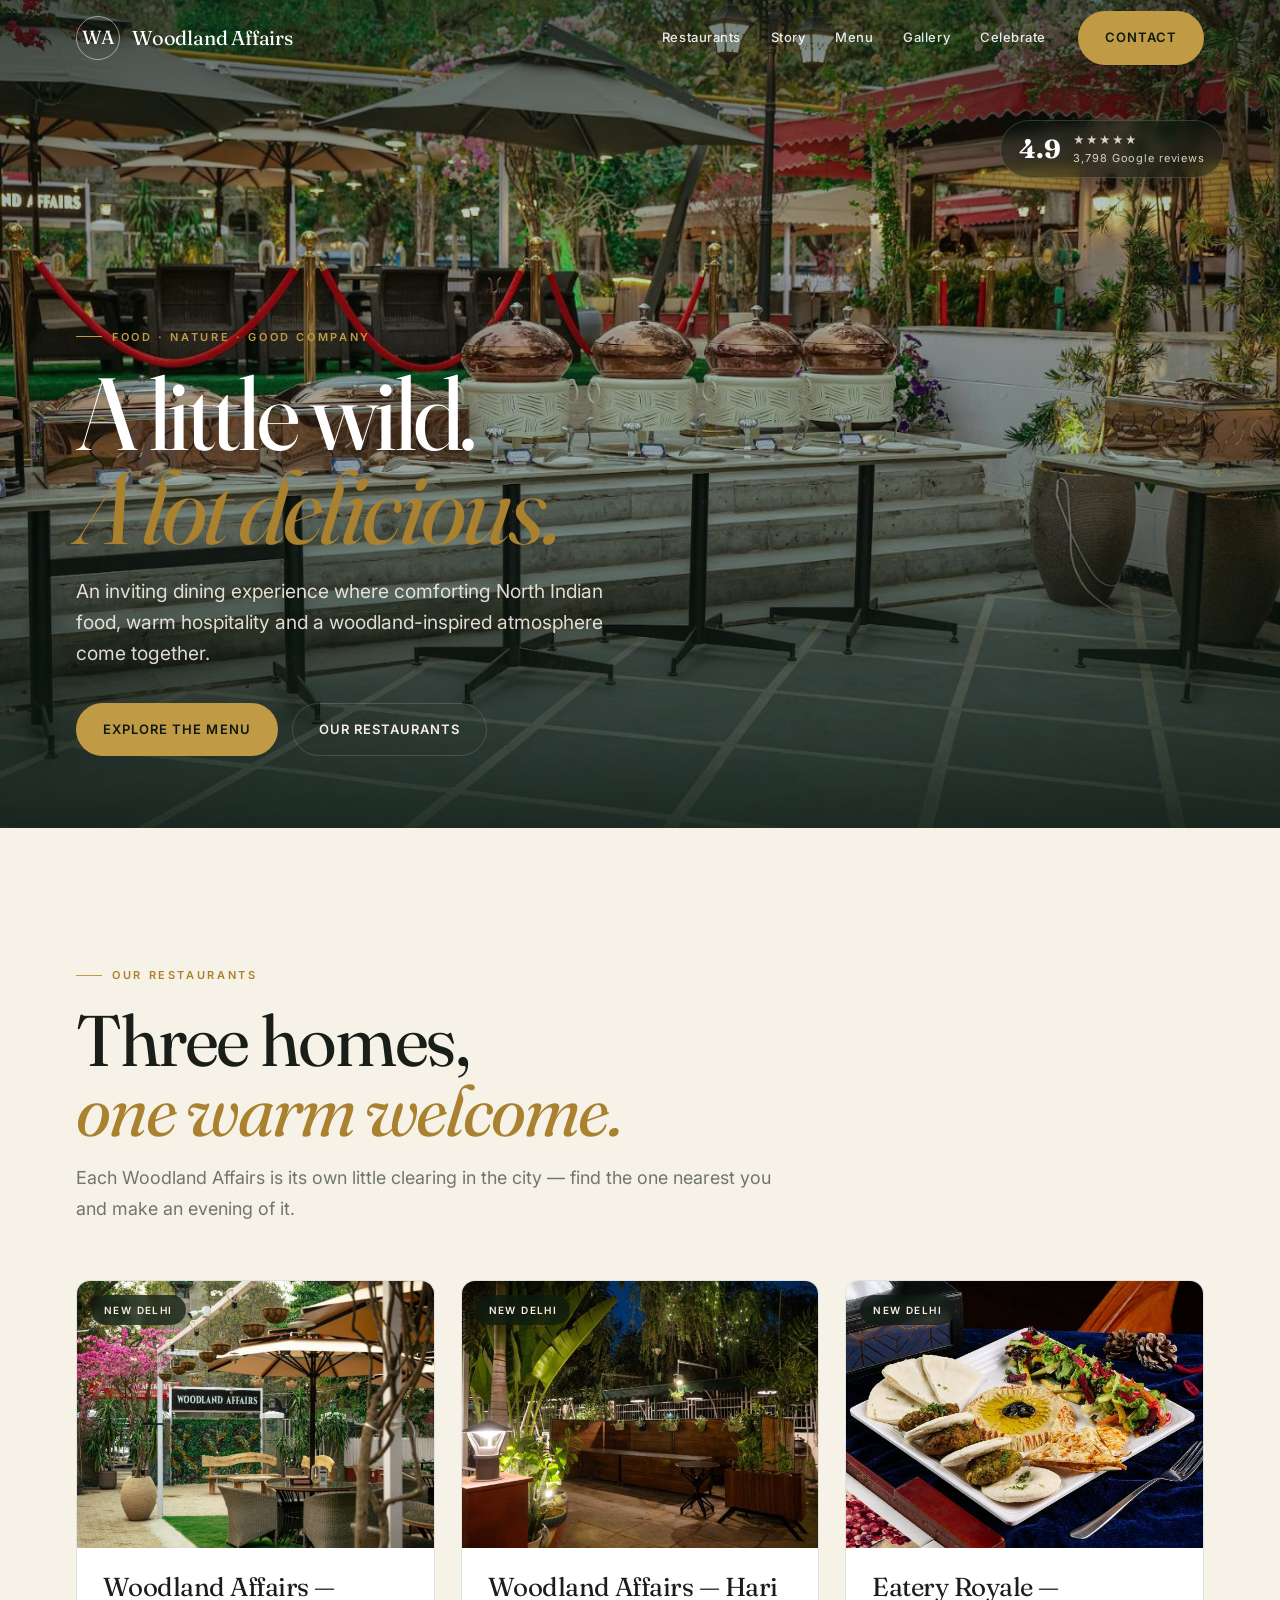
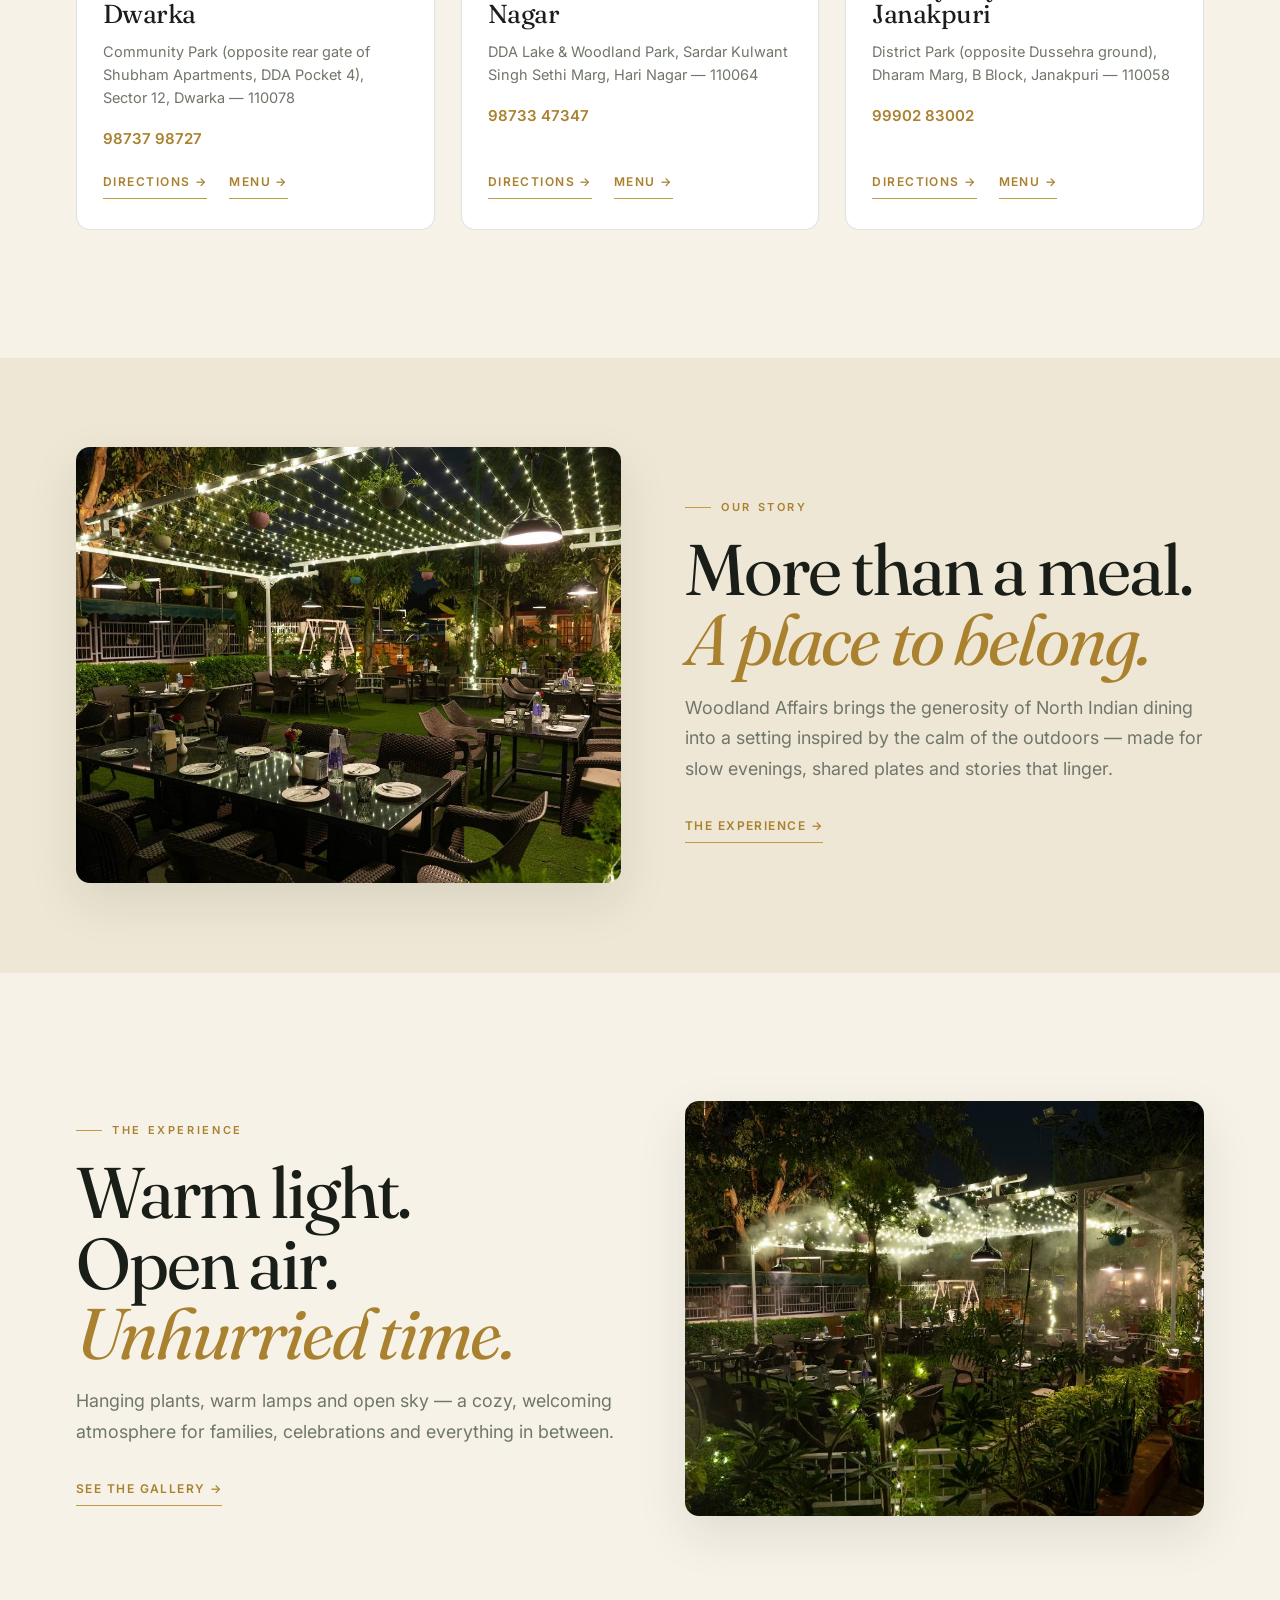
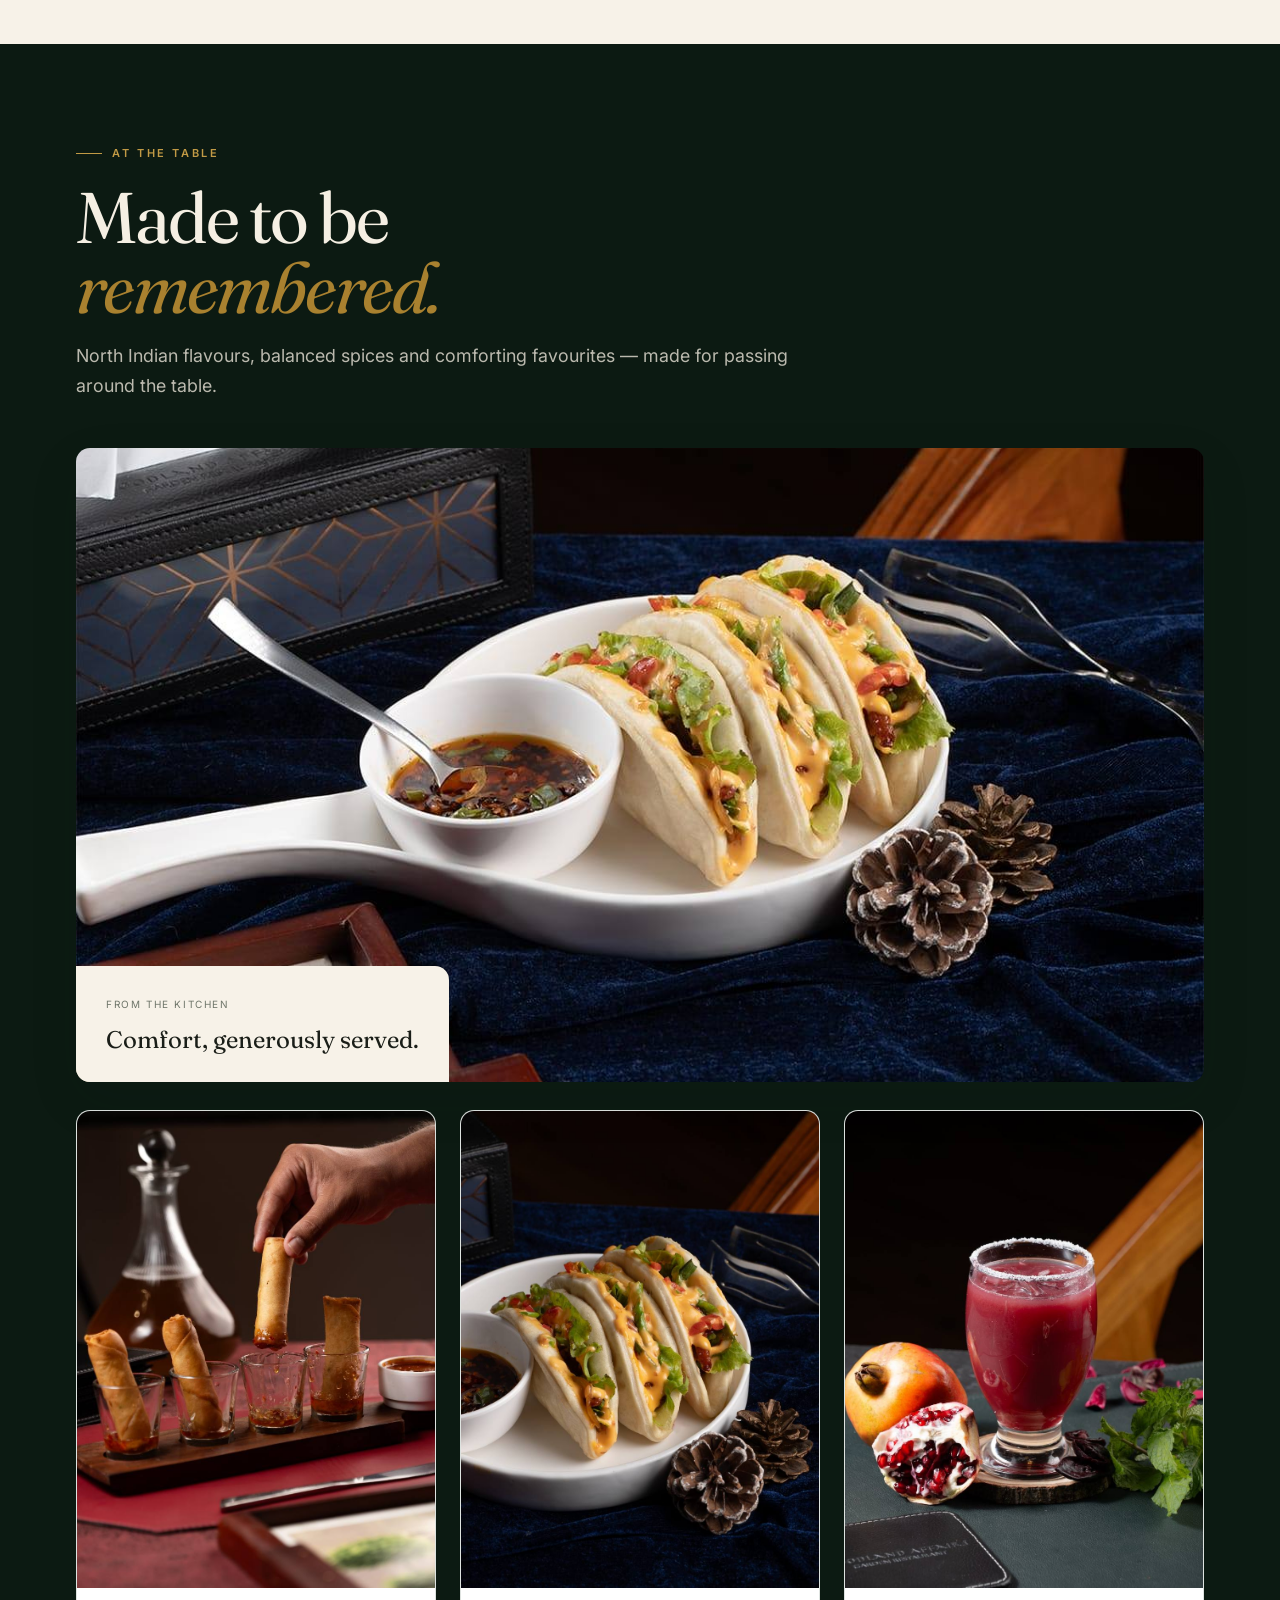
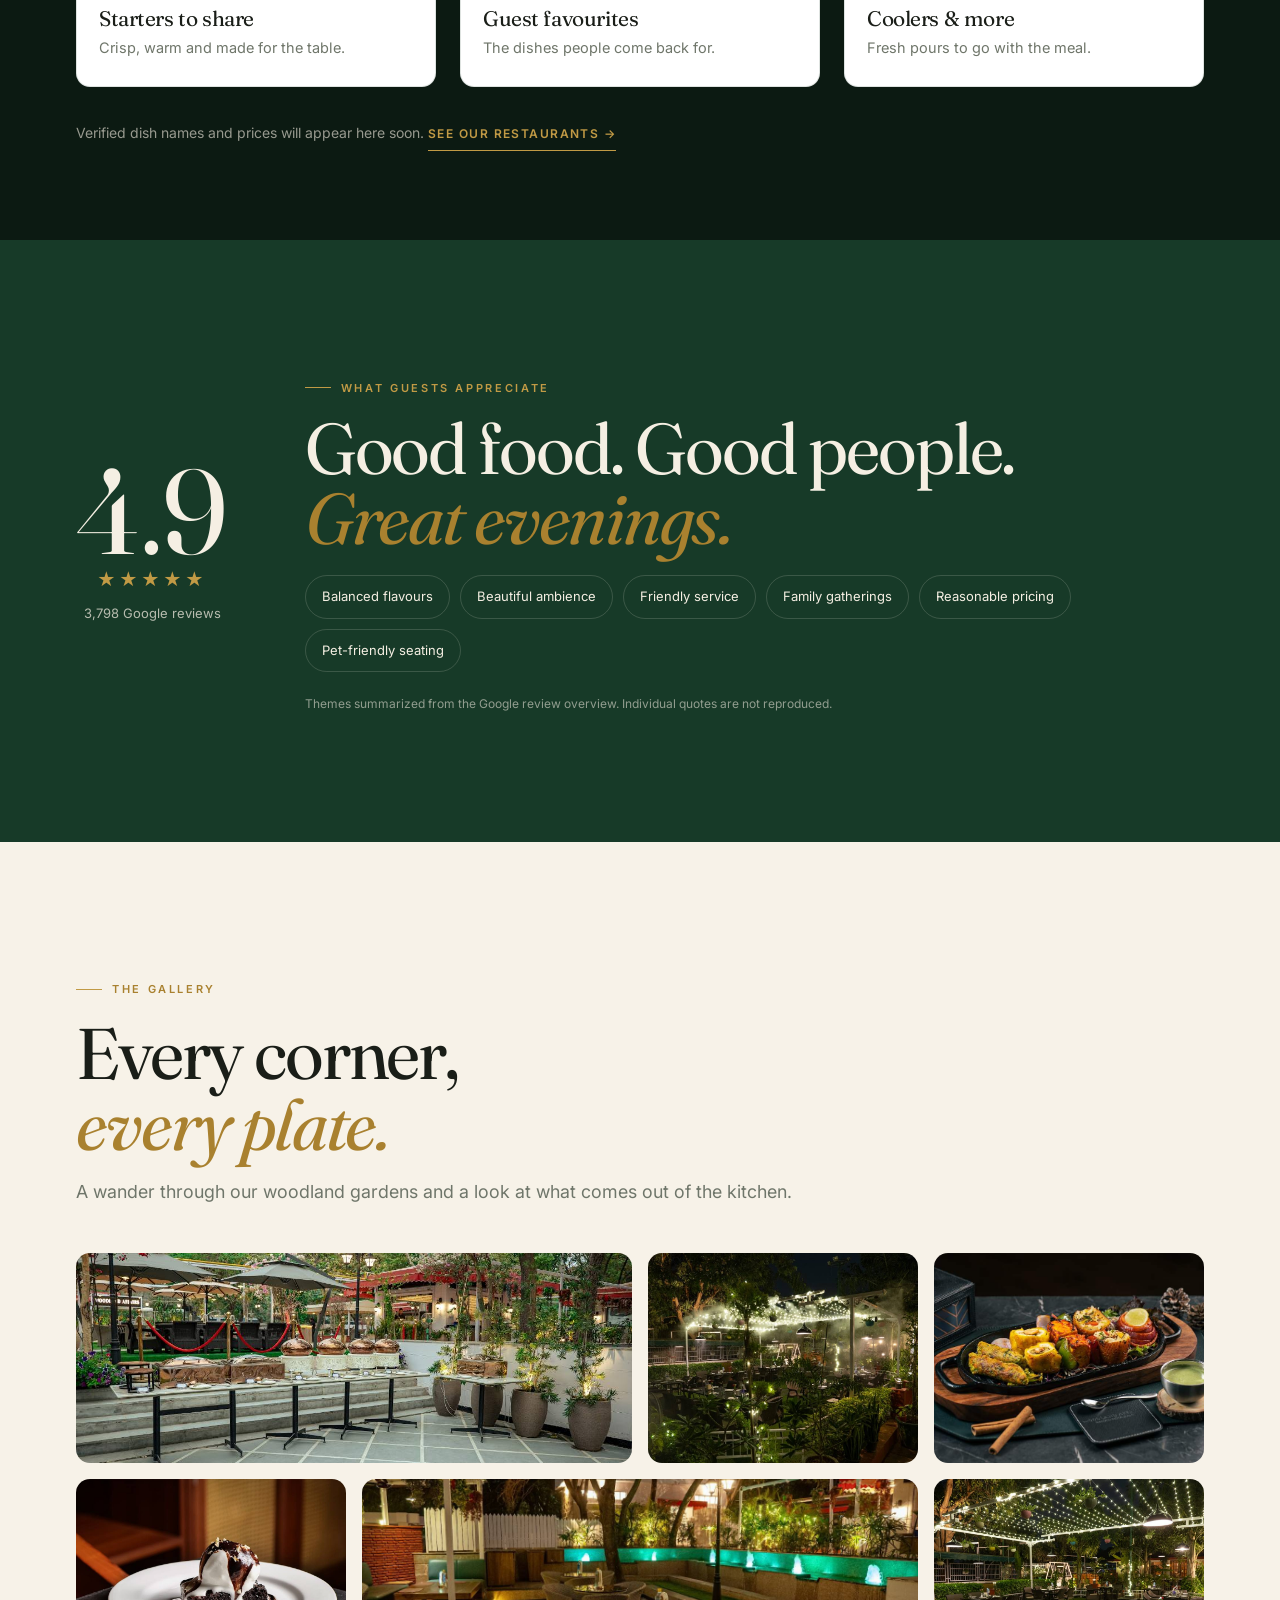
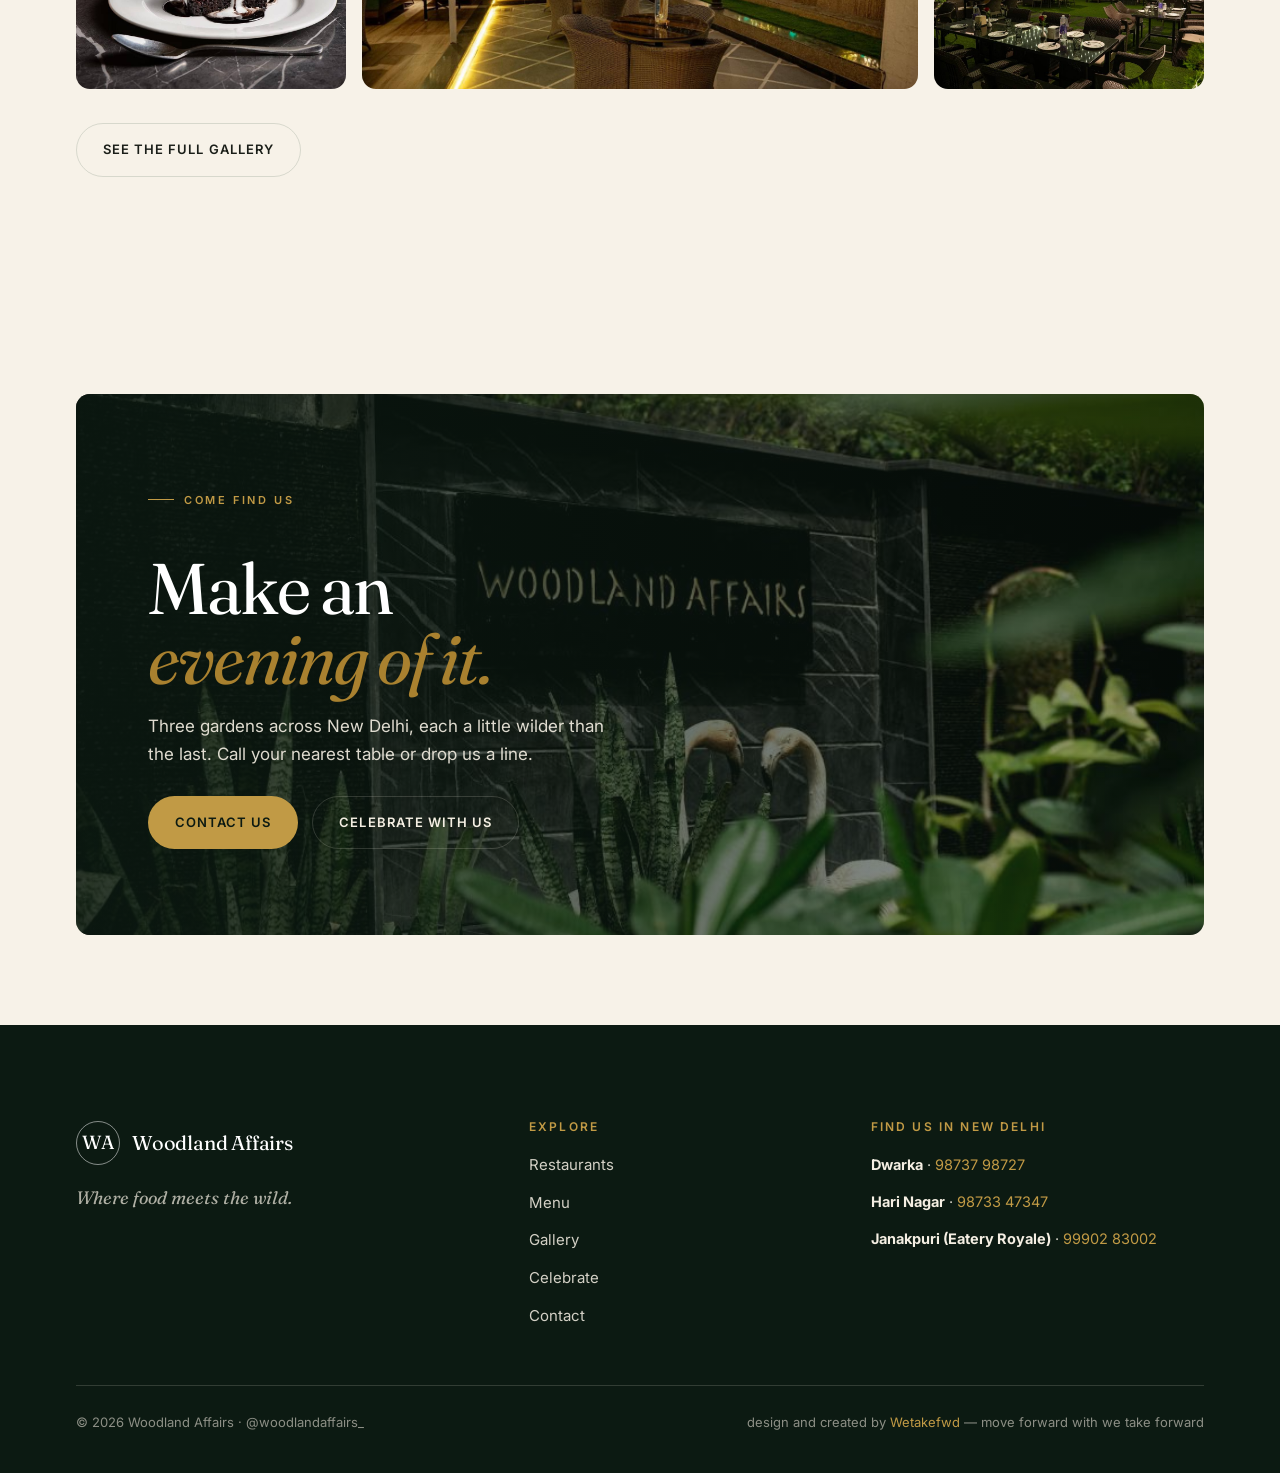
<file: index.html>
<!DOCTYPE html>
<html lang="en">
<head>
  <meta charset="utf-8" />
  <meta name="viewport" content="width=device-width, initial-scale=1" />
  <title>Woodland Affairs | North Indian Restaurant, New Delhi</title>
  <meta name="description" content="Comforting North Indian food, warm hospitality and a woodland-inspired atmosphere across three New Delhi outlets." />
  <meta property="og:title" content="Woodland Affairs" />
  <meta property="og:description" content="Where food meets the wild." />
  <meta property="og:image" content="images/amb-hero.jpg" />
  <meta name="twitter:card" content="summary_large_image" />
  <meta name="twitter:image" content="images/amb-hero.jpg" />
  <link rel="icon" href="favicon.svg" />
  <link rel="preconnect" href="https://fonts.googleapis.com" />
  <link rel="preconnect" href="https://fonts.gstatic.com" crossorigin />
  <link href="https://fonts.googleapis.com/css2?family=Fraunces:ital,opsz,wght@0,9..144,300..600;1,9..144,300..500&family=Inter:wght@400;500;600&display=swap" rel="stylesheet" />
  <script>document.documentElement.className += " js";</script>
  <link rel="stylesheet" href="theme.css" />
</head>
<body>

  <!-- NAV -->
  <header class="nav" id="nav">
    <div class="wrap nav__inner">
      <a class="brand" href="#top" aria-label="Woodland Affairs home">
        <span class="brand__mark">WA</span>
        <span class="brand__name">Woodland Affairs</span>
      </a>
      <nav class="nav__links">
        <a href="#outlets">Restaurants</a>
        <a href="#story">Story</a>
        <a href="#menu">Menu</a>
        <a href="gallery.html">Gallery</a>
        <a href="celebrate.html">Celebrate</a>
      </nav>
      <a class="btn btn--brass nav__cta desktop-only" href="contact.html">Contact</a>
      <button class="nav__toggle" aria-label="Menu"><span></span><span></span><span></span></button>
    </div>
    <div class="nav__panel">
      <a href="#outlets">Restaurants</a>
      <a href="#story">Story</a>
      <a href="#menu">Menu</a>
      <a href="gallery.html">Gallery</a>
      <a href="celebrate.html">Celebrate</a>
      <a href="contact.html">Contact</a>
    </div>
  </header>

  <main id="top">
    <!-- HERO -->
    <section class="hero">
      <div class="hero__media">
        <img src="images/amb-hero.jpg" alt="Woodland Affairs garden dining at dusk" />
        <video autoplay muted loop playsinline preload="auto" poster="images/amb-hero.jpg">
          <source src="video/woodland-hero.mp4" type="video/mp4" />
        </video>
      </div>
      <div class="hero__overlay"></div>
      <div class="hero__badge"><strong>4.9</strong><span>★★★★★<br />3,798 Google reviews</span></div>
      <div class="wrap hero__inner">
        <p class="eyebrow hero__eyebrow">Food · Nature · Good company</p>
        <h1 class="hero__title">A little wild.<br /><em>A lot delicious.</em></h1>
        <p class="hero__dek">An inviting dining experience where comforting North Indian food, warm hospitality and a woodland-inspired atmosphere come together.</p>
        <div class="hero__actions">
          <a class="btn btn--brass" href="#menu">Explore the menu</a>
          <a class="btn btn--on-dark" href="#outlets">Our restaurants</a>
        </div>
      </div>
    </section>

    <!-- OUTLETS -->
    <section class="section" id="outlets">
      <div class="wrap">
        <div class="sec-head" data-reveal>
          <p class="eyebrow">Our restaurants</p>
          <h2 class="display">Three homes,<br /><em>one warm welcome.</em></h2>
          <p class="lead">Each Woodland Affairs is its own little clearing in the city — find the one nearest you and make an evening of it.</p>
        </div>
        <div class="outlets-grid">
          <article class="o-card" data-reveal>
            <div class="o-card__media"><span class="o-card__tag">New Delhi</span><img src="images/wa-dwarka.jpg" alt="Woodland Affairs Dwarka" /></div>
            <div class="o-card__body">
              <h3>Woodland Affairs — Dwarka</h3>
              <address>Community Park (opposite rear gate of Shubham Apartments, DDA Pocket 4), Sector 12, Dwarka — 110078</address>
              <a class="o-card__phone" href="tel:+919873798727">98737 98727</a>
              <div class="o-card__actions">
                <a class="arrow" href="https://www.google.com/maps/search/?api=1&query=Community%20Park%20Sector%2012%20Dwarka%20New%20Delhi%20110078" target="_blank" rel="noreferrer">Directions →</a>
                <a class="arrow" href="#menu">Menu →</a>
              </div>
            </div>
          </article>
          <article class="o-card" data-reveal>
            <div class="o-card__media"><span class="o-card__tag">New Delhi</span><img src="images/wa-harinagar.jpg" alt="Woodland Affairs Hari Nagar" /></div>
            <div class="o-card__body">
              <h3>Woodland Affairs — Hari Nagar</h3>
              <address>DDA Lake &amp; Woodland Park, Sardar Kulwant Singh Sethi Marg, Hari Nagar — 110064</address>
              <a class="o-card__phone" href="tel:+919873347347">98733 47347</a>
              <div class="o-card__actions">
                <a class="arrow" href="https://www.google.com/maps/search/?api=1&query=DDA%20Lake%20Woodland%20Park%20Hari%20Nagar%20New%20Delhi%20110064" target="_blank" rel="noreferrer">Directions →</a>
                <a class="arrow" href="#menu">Menu →</a>
              </div>
            </div>
          </article>
          <article class="o-card" data-reveal>
            <div class="o-card__media"><span class="o-card__tag">New Delhi</span><img src="images/wa-janakpuri.jpg" alt="Eatery Royale Janakpuri" /></div>
            <div class="o-card__body">
              <h3>Eatery Royale — Janakpuri</h3>
              <address>District Park (opposite Dussehra ground), Dharam Marg, B Block, Janakpuri — 110058</address>
              <a class="o-card__phone" href="tel:+919990283002">99902 83002</a>
              <div class="o-card__actions">
                <a class="arrow" href="https://www.google.com/maps/search/?api=1&query=District%20Park%20Dharam%20Marg%20B%20Block%20Janakpuri%20New%20Delhi%20110058" target="_blank" rel="noreferrer">Directions →</a>
                <a class="arrow" href="#menu">Menu →</a>
              </div>
            </div>
          </article>
        </div>
      </div>
    </section>

    <!-- STORY -->
    <section class="section section--tight" id="story" style="background:var(--paper-2)">
      <div class="wrap">
        <div class="split">
          <div class="split__media" data-reveal><img src="images/amb-hari-green.jpg" alt="String-lit garden dining" /></div>
          <div class="split__body" data-reveal>
            <p class="eyebrow">Our story</p>
            <h2 class="display">More than a meal.<br /><em>A place to belong.</em></h2>
            <p class="lead">Woodland Affairs brings the generosity of North Indian dining into a setting inspired by the calm of the outdoors — made for slow evenings, shared plates and stories that linger.</p>
            <a class="arrow" href="#experience">The experience →</a>
          </div>
        </div>
      </div>
    </section>

    <!-- EXPERIENCE -->
    <section class="section" id="experience">
      <div class="wrap">
        <div class="split split--reverse">
          <div class="split__media" data-reveal><img src="images/amb-hari-tables.jpg" alt="Greenhouse dining under string lights" /></div>
          <div class="split__body" data-reveal>
            <p class="eyebrow">The experience</p>
            <h2 class="display">Warm light.<br />Open air.<br /><em>Unhurried time.</em></h2>
            <p class="lead">Hanging plants, warm lamps and open sky — a cozy, welcoming atmosphere for families, celebrations and everything in between.</p>
            <a class="arrow" href="gallery.html">See the gallery →</a>
          </div>
        </div>
      </div>
    </section>

    <!-- FOOD -->
    <section class="section section--tight band" id="menu" style="background:var(--deep)">
      <div class="wrap">
        <div class="sec-head" data-reveal>
          <p class="eyebrow">At the table</p>
          <h2 class="display" style="color:var(--cream)">Made to be<br /><em>remembered.</em></h2>
          <p class="lead" style="color:rgba(245,239,227,0.75)">North Indian flavours, balanced spices and comforting favourites — made for passing around the table.</p>
        </div>
        <div style="margin-top:46px" data-reveal>
          <div class="food-feature">
            <img src="images/food-feat.jpg" alt="A plated dish from the Woodland Affairs kitchen" />
            <div class="food-feature__label"><span>From the kitchen</span><strong>Comfort, generously served.</strong></div>
          </div>
        </div>
        <div class="food-cards">
          <article class="f-card" data-reveal><div class="f-card__media"><img src="images/food-tall1.jpg" alt="Starters" /></div><div class="f-card__body"><h3>Starters to share</h3><p>Crisp, warm and made for the table.</p></div></article>
          <article class="f-card" data-reveal><div class="f-card__media"><img src="images/food-tall2.jpg" alt="Guest favourites" /></div><div class="f-card__body"><h3>Guest favourites</h3><p>The dishes people come back for.</p></div></article>
          <article class="f-card" data-reveal><div class="f-card__media"><img src="images/food-tall3.jpg" alt="Coolers and more" /></div><div class="f-card__body"><h3>Coolers &amp; more</h3><p>Fresh pours to go with the meal.</p></div></article>
        </div>
        <p style="color:rgba(245,239,227,0.6);font-size:14px;margin-top:34px" data-reveal>Verified dish names and prices will appear here soon. <a class="arrow" style="color:var(--brass)" href="#outlets">See our restaurants →</a></p>
      </div>
    </section>

    <!-- REVIEWS -->
    <section class="section band" style="background:var(--forest)">
      <div class="wrap reviews">
        <div class="reviews__score" data-reveal>
          <div class="num">4.9</div>
          <div class="stars">★★★★★</div>
          <div class="cnt">3,798 Google reviews</div>
        </div>
        <div class="reviews__body" data-reveal>
          <p class="eyebrow">What guests appreciate</p>
          <h2 class="display">Good food. Good people.<br /><em>Great evenings.</em></h2>
          <div class="tags">
            <span>Balanced flavours</span>
            <span>Beautiful ambience</span>
            <span>Friendly service</span>
            <span>Family gatherings</span>
            <span>Reasonable pricing</span>
            <span>Pet-friendly seating</span>
          </div>
          <p class="reviews__note">Themes summarized from the Google review overview. Individual quotes are not reproduced.</p>
        </div>
      </div>
    </section>

    <!-- GALLERY TEASER -->
    <section class="section" id="gallery-teaser">
      <div class="wrap">
        <div class="sec-head" data-reveal>
          <p class="eyebrow">The gallery</p>
          <h2 class="display">Every corner,<br /><em>every plate.</em></h2>
          <p class="lead">A wander through our woodland gardens and a look at what comes out of the kitchen.</p>
        </div>
        <div class="teaser-grid" data-reveal>
          <figure class="wide"><img src="images/amb-dwarka-eve.jpg" alt="Amber evening over the outdoor seating" /></figure>
          <figure><img src="images/amb-hari-tables.jpg" alt="Greenhouse dining" /></figure>
          <figure><img src="images/gal-food-10.jpg" alt="Paneer tikka on a board" /></figure>
          <figure><img src="images/food-land2.jpg" alt="A molten chocolate dessert" /></figure>
          <figure class="wide"><img src="images/wa-celebrate.jpg" alt="Warm lamps at night" /></figure>
          <figure><img src="images/amb-hari-green.jpg" alt="String-lit garden" /></figure>
        </div>
        <div style="margin-top:34px" data-reveal><a class="btn btn--ghost" href="gallery.html">See the full gallery</a></div>
      </div>
    </section>

    <!-- CTA STRIP -->
    <section class="section section--tight">
      <div class="wrap">
        <div class="cta-strip" data-reveal>
          <img src="images/amb-hari-sign.jpg" alt="The Woodland Affairs sign amid greenery" />
          <div class="cta-strip__shade"></div>
          <div class="cta-strip__inner">
            <p class="eyebrow" style="color:var(--brass)">Come find us</p>
            <h2 class="display">Make an<br /><em>evening of it.</em></h2>
            <p>Three gardens across New Delhi, each a little wilder than the last. Call your nearest table or drop us a line.</p>
            <div class="hero__actions" style="margin-top:0">
              <a class="btn btn--brass" href="contact.html">Contact us</a>
              <a class="btn btn--on-dark" href="celebrate.html">Celebrate with us</a>
            </div>
          </div>
        </div>
      </div>
    </section>
  </main>

  <!-- FOOTER -->
  <footer class="footer">
    <div class="wrap">
      <div class="footer__grid">
        <div class="footer__brand">
          <a class="brand" href="#top"><span class="brand__mark">WA</span><span class="brand__name">Woodland Affairs</span></a>
          <p>Where food meets the wild.</p>
        </div>
        <div>
          <h4>Explore</h4>
          <div class="footer__links">
            <a href="#outlets">Restaurants</a>
            <a href="#menu">Menu</a>
            <a href="gallery.html">Gallery</a>
            <a href="celebrate.html">Celebrate</a>
            <a href="contact.html">Contact</a>
          </div>
        </div>
        <div class="footer__contact">
          <h4>Find us in New Delhi</h4>
          <p><strong style="color:var(--cream)">Dwarka</strong> · <a href="tel:+919873798727">98737 98727</a></p>
          <p><strong style="color:var(--cream)">Hari Nagar</strong> · <a href="tel:+919873347347">98733 47347</a></p>
          <p><strong style="color:var(--cream)">Janakpuri (Eatery Royale)</strong> · <a href="tel:+919990283002">99902 83002</a></p>
        </div>
      </div>
      <div class="footer__bottom">
        <span>© 2026 Woodland Affairs · @woodlandaffairs_</span>
        <span>design and created by <a href="https://www.wetakefwd.online" target="_blank" rel="noreferrer">Wetakefwd</a> — move forward with we take forward </span>
      </div>
    </div>
  </footer>

  <script src="app.js"></script>
</body>
</html>
</file>
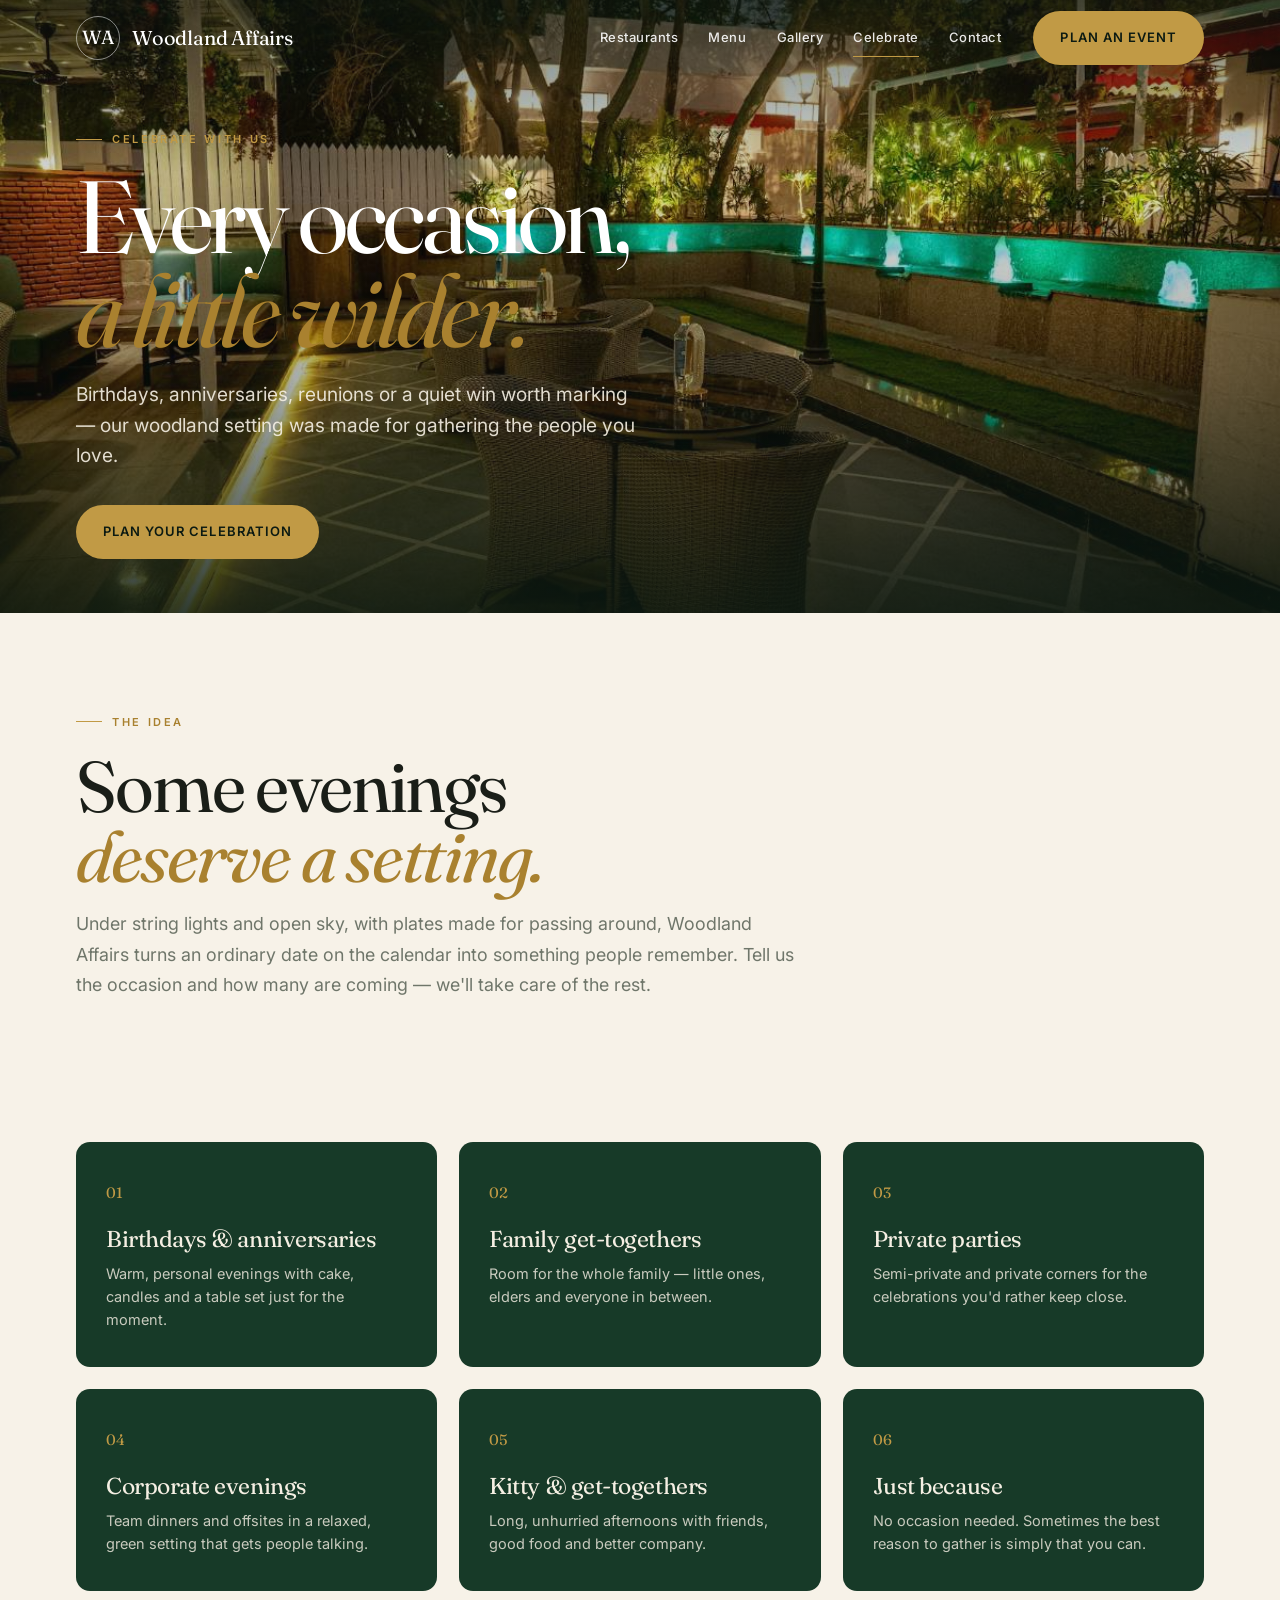
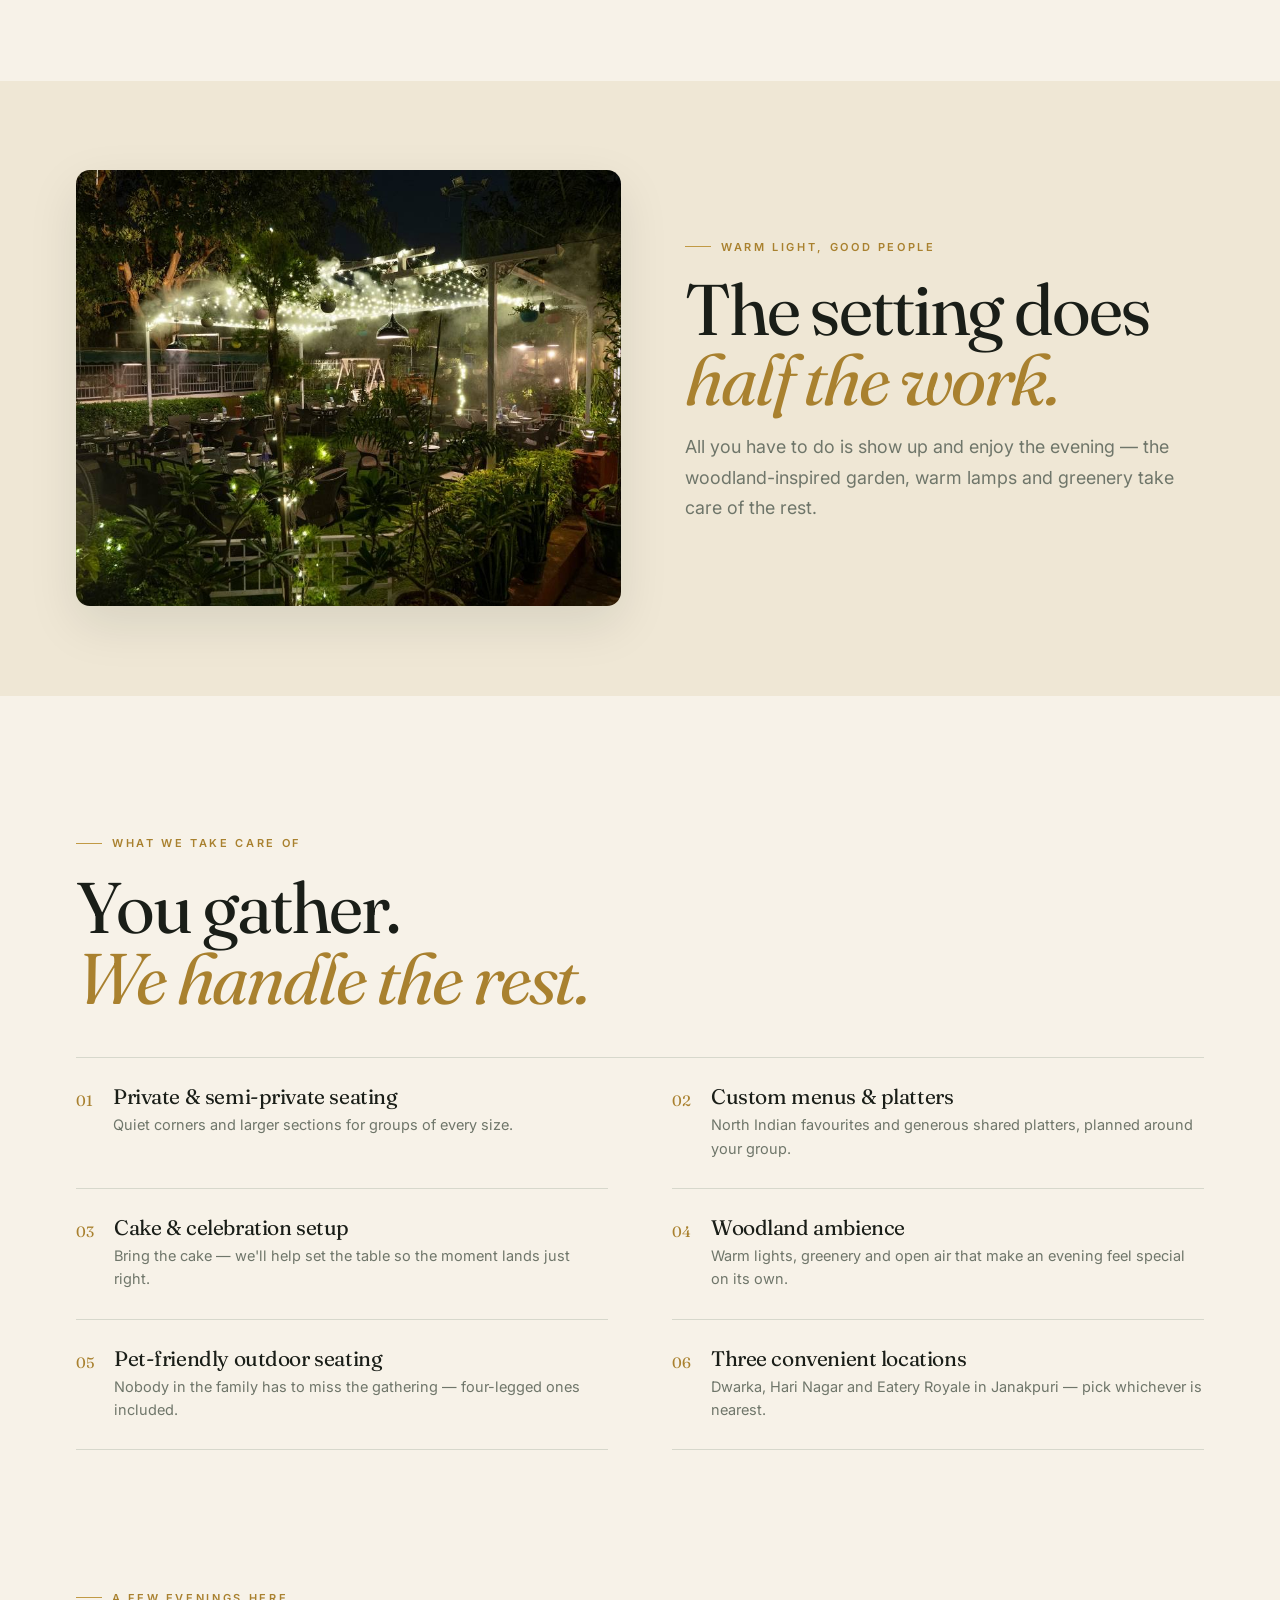
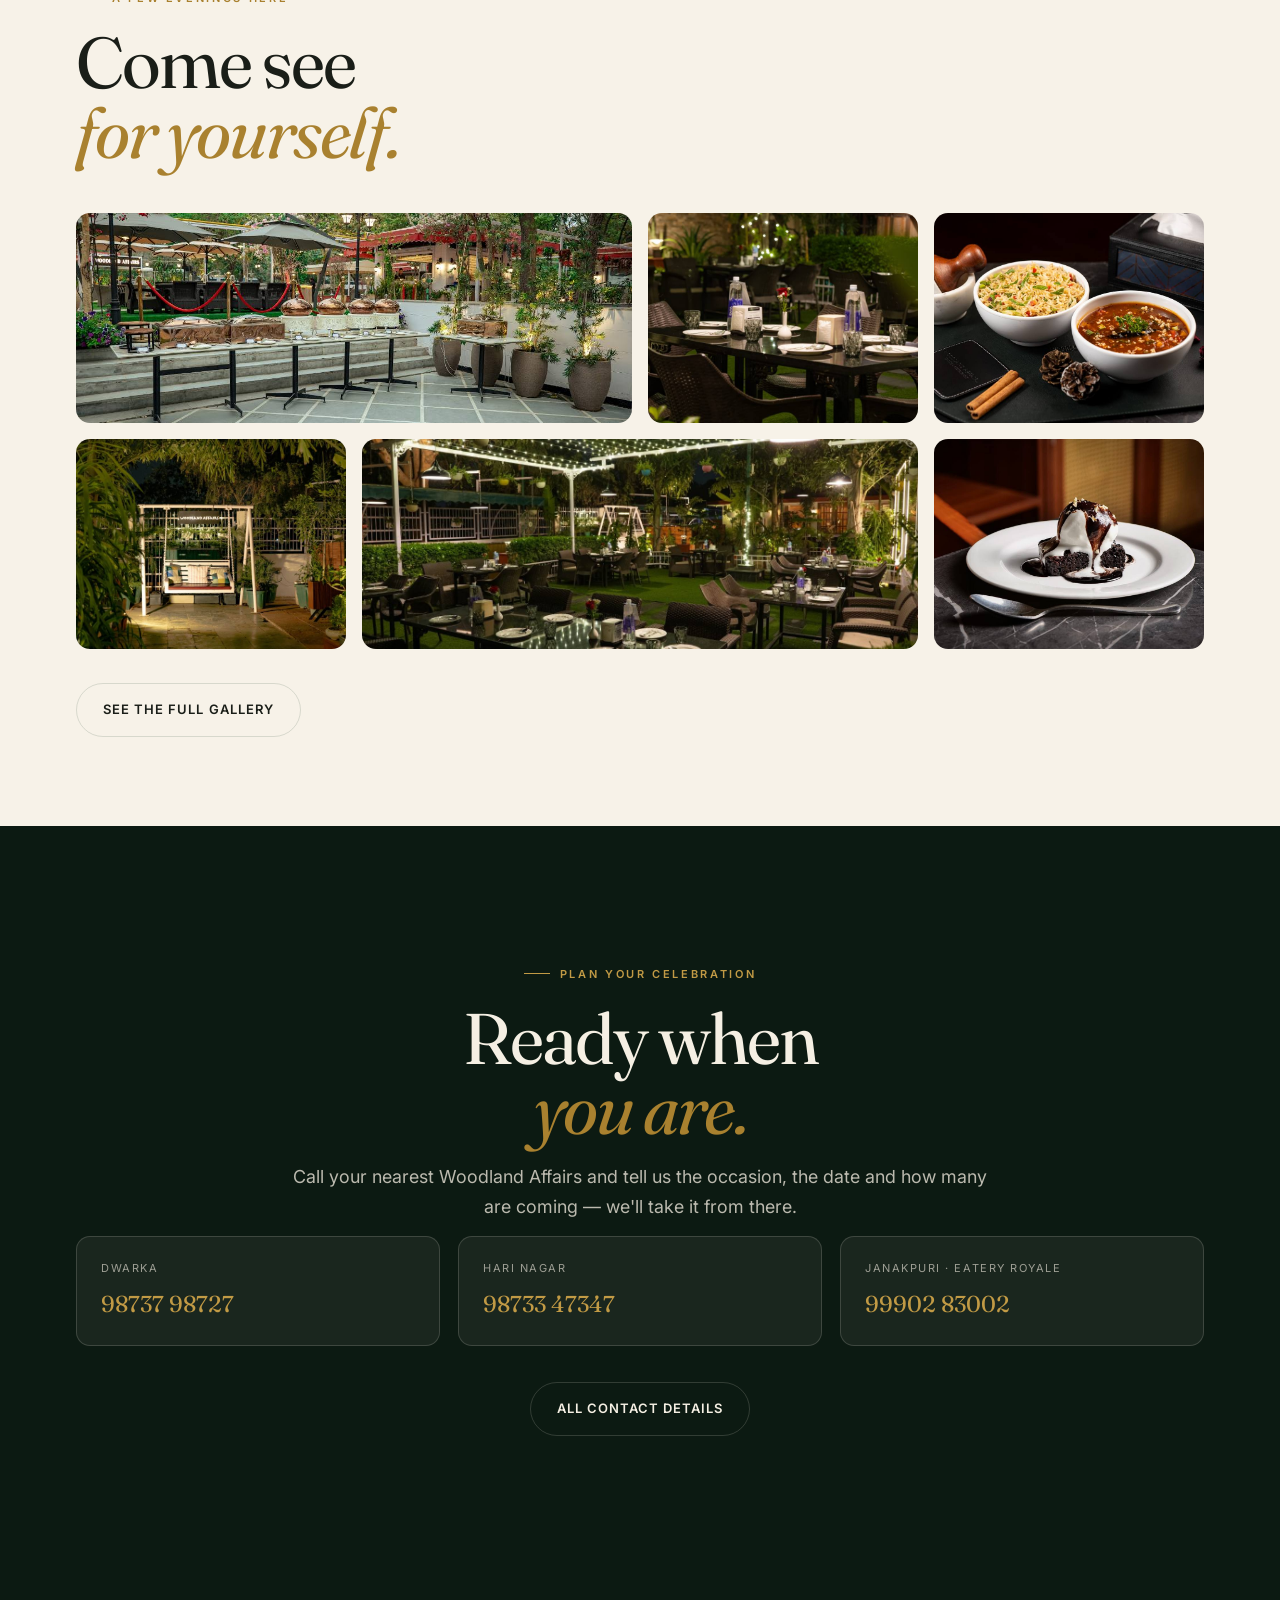
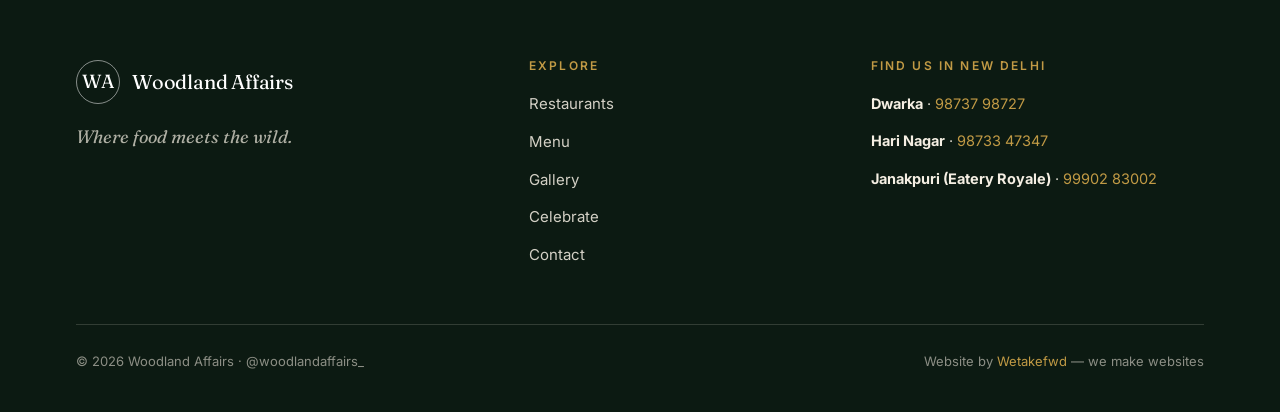
<file: celebrate.html>
<!DOCTYPE html>
<html lang="en">
<head>
  <meta charset="utf-8" />
  <meta name="viewport" content="width=device-width, initial-scale=1" />
  <title>Celebrate With Us | Woodland Affairs</title>
  <meta name="description" content="Birthdays, anniversaries, private parties and corporate evenings at Woodland Affairs — a woodland-inspired setting made for gathering." />
  <meta property="og:title" content="Celebrate With Us — Woodland Affairs" />
  <meta property="og:description" content="Every occasion, a little wilder." />
  <meta property="og:image" content="images/wa-celebrate.jpg" />
  <link rel="icon" href="favicon.svg" />
  <link rel="preconnect" href="https://fonts.googleapis.com" />
  <link rel="preconnect" href="https://fonts.gstatic.com" crossorigin />
  <link href="https://fonts.googleapis.com/css2?family=Fraunces:ital,opsz,wght@0,9..144,300..600;1,9..144,300..500&family=Inter:wght@400;500;600&display=swap" rel="stylesheet" />
  <script>document.documentElement.className += " js";</script>
  <link rel="stylesheet" href="theme.css" />
  <style>
    .occ { display:grid; grid-template-columns:repeat(3,1fr); gap:22px; margin-top:52px; }
    .occ article { background:var(--forest); color:var(--cream); border-radius:var(--radius); padding:36px 30px; }
    .occ .n { color:var(--brass); font-family:var(--font-display); font-size:15px; }
    .occ h3 { color:var(--cream); font-size:23px; margin:22px 0 10px; }
    .occ p { color:rgba(245,239,227,0.8); font-size:14.5px; line-height:1.6; }
    .care { display:grid; grid-template-columns:1fr 1fr; gap:0 clamp(30px,5vw,64px); border-top:1px solid var(--line); margin-top:44px; }
    .care .item { border-bottom:1px solid var(--line); padding:28px 0; display:flex; gap:20px; }
    .care .n { color:var(--brass-2); font-family:var(--font-display); font-size:15px; padding-top:3px; }
    .care h3 { font-size:21px; margin-bottom:6px; }
    .care p { color:var(--muted); font-size:14.5px; line-height:1.6; }
    .enq-phones { display:grid; grid-template-columns:repeat(3,1fr); gap:18px; margin-top:14px; }
    .enq-phones a { display:block; background:rgba(245,239,227,0.06); border:1px solid var(--line-d); border-radius:var(--radius); padding:22px 24px; color:var(--cream); }
    .enq-phones span { display:block; font-size:11px; letter-spacing:0.14em; text-transform:uppercase; color:rgba(245,239,227,0.6); margin-bottom:8px; }
    .enq-phones strong { font-family:var(--font-display); font-weight:400; font-size:23px; color:var(--brass); }
    @media (max-width:940px){ .occ{grid-template-columns:1fr;max-width:460px;margin-inline:auto;} .care{grid-template-columns:1fr;} .enq-phones{grid-template-columns:1fr;} }
  </style>
</head>
<body>

  <header class="nav" id="nav">
    <div class="wrap nav__inner">
      <a class="brand" href="index.html#top" aria-label="Woodland Affairs home">
        <span class="brand__mark">WA</span><span class="brand__name">Woodland Affairs</span>
      </a>
      <nav class="nav__links">
        <a href="index.html#outlets">Restaurants</a>
        <a href="index.html#menu">Menu</a>
        <a href="gallery.html">Gallery</a>
        <a href="celebrate.html" class="active">Celebrate</a>
        <a href="contact.html">Contact</a>
      </nav>
      <a class="btn btn--brass nav__cta desktop-only" href="#enquire">Plan an event</a>
      <button class="nav__toggle" aria-label="Menu"><span></span><span></span><span></span></button>
    </div>
    <div class="nav__panel">
      <a href="index.html#outlets">Restaurants</a>
      <a href="index.html#menu">Menu</a>
      <a href="gallery.html">Gallery</a>
      <a href="celebrate.html">Celebrate</a>
      <a href="contact.html">Contact</a>
    </div>
  </header>

  <main id="top">
    <!-- HERO -->
    <section class="hero hero--short">
      <div class="hero__media"><img src="images/wa-celebrate.jpg" alt="An evening celebration at Woodland Affairs" /></div>
      <div class="hero__overlay"></div>
      <div class="wrap hero__inner">
        <p class="eyebrow hero__eyebrow">Celebrate with us</p>
        <h1 class="hero__title">Every occasion,<br /><em>a little wilder.</em></h1>
        <p class="hero__dek">Birthdays, anniversaries, reunions or a quiet win worth marking — our woodland setting was made for gathering the people you love.</p>
        <div class="hero__actions"><a class="btn btn--brass" href="#enquire">Plan your celebration</a></div>
      </div>
    </section>

    <!-- INTRO -->
    <section class="section section--tight">
      <div class="wrap">
        <div class="sec-head" data-reveal>
          <p class="eyebrow">The idea</p>
          <h2 class="display">Some evenings<br /><em>deserve a setting.</em></h2>
          <p class="lead">Under string lights and open sky, with plates made for passing around, Woodland Affairs turns an ordinary date on the calendar into something people remember. Tell us the occasion and how many are coming — we'll take care of the rest.</p>
        </div>
      </div>
    </section>

    <!-- OCCASIONS -->
    <section class="section section--tight" style="padding-top:0">
      <div class="wrap">
        <div class="occ">
          <article data-reveal><span class="n">01</span><h3>Birthdays &amp; anniversaries</h3><p>Warm, personal evenings with cake, candles and a table set just for the moment.</p></article>
          <article data-reveal><span class="n">02</span><h3>Family get-togethers</h3><p>Room for the whole family — little ones, elders and everyone in between.</p></article>
          <article data-reveal><span class="n">03</span><h3>Private parties</h3><p>Semi-private and private corners for the celebrations you'd rather keep close.</p></article>
          <article data-reveal><span class="n">04</span><h3>Corporate evenings</h3><p>Team dinners and offsites in a relaxed, green setting that gets people talking.</p></article>
          <article data-reveal><span class="n">05</span><h3>Kitty &amp; get-togethers</h3><p>Long, unhurried afternoons with friends, good food and better company.</p></article>
          <article data-reveal><span class="n">06</span><h3>Just because</h3><p>No occasion needed. Sometimes the best reason to gather is simply that you can.</p></article>
        </div>
      </div>
    </section>

    <!-- FEATURE SPLIT -->
    <section class="section section--tight" style="background:var(--paper-2)">
      <div class="wrap">
        <div class="split">
          <div class="split__media" data-reveal><img src="images/amb-hari-tables.jpg" alt="Greenhouse dining lit with warm string lights" /></div>
          <div class="split__body" data-reveal>
            <p class="eyebrow">Warm light, good people</p>
            <h2 class="display">The setting does<br /><em>half the work.</em></h2>
            <p class="lead">All you have to do is show up and enjoy the evening — the woodland-inspired garden, warm lamps and greenery take care of the rest.</p>
          </div>
        </div>
      </div>
    </section>

    <!-- WHAT WE HANDLE -->
    <section class="section">
      <div class="wrap">
        <div class="sec-head" data-reveal>
          <p class="eyebrow">What we take care of</p>
          <h2 class="display">You gather.<br /><em>We handle the rest.</em></h2>
        </div>
        <div class="care">
          <div class="item" data-reveal><span class="n">01</span><div><h3>Private &amp; semi-private seating</h3><p>Quiet corners and larger sections for groups of every size.</p></div></div>
          <div class="item" data-reveal><span class="n">02</span><div><h3>Custom menus &amp; platters</h3><p>North Indian favourites and generous shared platters, planned around your group.</p></div></div>
          <div class="item" data-reveal><span class="n">03</span><div><h3>Cake &amp; celebration setup</h3><p>Bring the cake — we'll help set the table so the moment lands just right.</p></div></div>
          <div class="item" data-reveal><span class="n">04</span><div><h3>Woodland ambience</h3><p>Warm lights, greenery and open air that make an evening feel special on its own.</p></div></div>
          <div class="item" data-reveal><span class="n">05</span><div><h3>Pet-friendly outdoor seating</h3><p>Nobody in the family has to miss the gathering — four-legged ones included.</p></div></div>
          <div class="item" data-reveal><span class="n">06</span><div><h3>Three convenient locations</h3><p>Dwarka, Hari Nagar and Eatery Royale in Janakpuri — pick whichever is nearest.</p></div></div>
        </div>
      </div>
    </section>

    <!-- GALLERY TEASER -->
    <section class="section section--tight" style="padding-top:0">
      <div class="wrap">
        <div class="sec-head" data-reveal>
          <p class="eyebrow">A few evenings here</p>
          <h2 class="display">Come see<br /><em>for yourself.</em></h2>
        </div>
        <div class="teaser-grid" data-reveal>
          <figure class="wide"><img src="images/amb-dwarka-eve.jpg" alt="Amber evening over the outdoor seating" /></figure>
          <figure><img src="images/wa-celebrate-3.jpg" alt="A table set for a celebration" /></figure>
          <figure><img src="images/food-plate.jpg" alt="Shared plates" /></figure>
          <figure><img src="images/wa-celebrate-2.jpg" alt="A garden swing at night" /></figure>
          <figure class="wide"><img src="images/amb-hari-green.jpg" alt="String-lit garden dining" /></figure>
          <figure><img src="images/food-land2.jpg" alt="A celebration dessert" /></figure>
        </div>
        <div style="margin-top:34px" data-reveal><a class="btn btn--ghost" href="gallery.html">See the full gallery</a></div>
      </div>
    </section>

    <!-- ENQUIRE -->
    <section class="section band" id="enquire" style="background:var(--deep)">
      <div class="wrap">
        <div class="sec-head center" data-reveal style="text-align:center">
          <p class="eyebrow" style="justify-content:center">Plan your celebration</p>
          <h2 class="display" style="color:var(--cream)">Ready when<br /><em>you are.</em></h2>
          <p class="lead" style="color:rgba(245,239,227,0.75)">Call your nearest Woodland Affairs and tell us the occasion, the date and how many are coming — we'll take it from there.</p>
        </div>
        <div class="enq-phones" data-reveal>
          <a href="tel:+919873798727"><span>Dwarka</span><strong>98737 98727</strong></a>
          <a href="tel:+919873347347"><span>Hari Nagar</span><strong>98733 47347</strong></a>
          <a href="tel:+919990283002"><span>Janakpuri · Eatery Royale</span><strong>99902 83002</strong></a>
        </div>
        <div style="text-align:center;margin-top:36px" data-reveal><a class="btn btn--on-dark" href="contact.html">All contact details</a></div>
      </div>
    </section>
  </main>

  <footer class="footer">
    <div class="wrap">
      <div class="footer__grid">
        <div class="footer__brand">
          <a class="brand" href="index.html#top"><span class="brand__mark">WA</span><span class="brand__name">Woodland Affairs</span></a>
          <p>Where food meets the wild.</p>
        </div>
        <div>
          <h4>Explore</h4>
          <div class="footer__links">
            <a href="index.html#outlets">Restaurants</a>
            <a href="index.html#menu">Menu</a>
            <a href="gallery.html">Gallery</a>
            <a href="celebrate.html">Celebrate</a>
            <a href="contact.html">Contact</a>
          </div>
        </div>
        <div class="footer__contact">
          <h4>Find us in New Delhi</h4>
          <p><strong style="color:var(--cream)">Dwarka</strong> · <a href="tel:+919873798727">98737 98727</a></p>
          <p><strong style="color:var(--cream)">Hari Nagar</strong> · <a href="tel:+919873347347">98733 47347</a></p>
          <p><strong style="color:var(--cream)">Janakpuri (Eatery Royale)</strong> · <a href="tel:+919990283002">99902 83002</a></p>
        </div>
      </div>
      <div class="footer__bottom">
        <span>© 2026 Woodland Affairs · @woodlandaffairs_</span>
        <span>Website by <a href="https://www.wetakefwd.online" target="_blank" rel="noreferrer">Wetakefwd</a> — we make websites</span>
      </div>
    </div>
  </footer>

  <script src="app.js"></script>
</body>
</html>
</file>
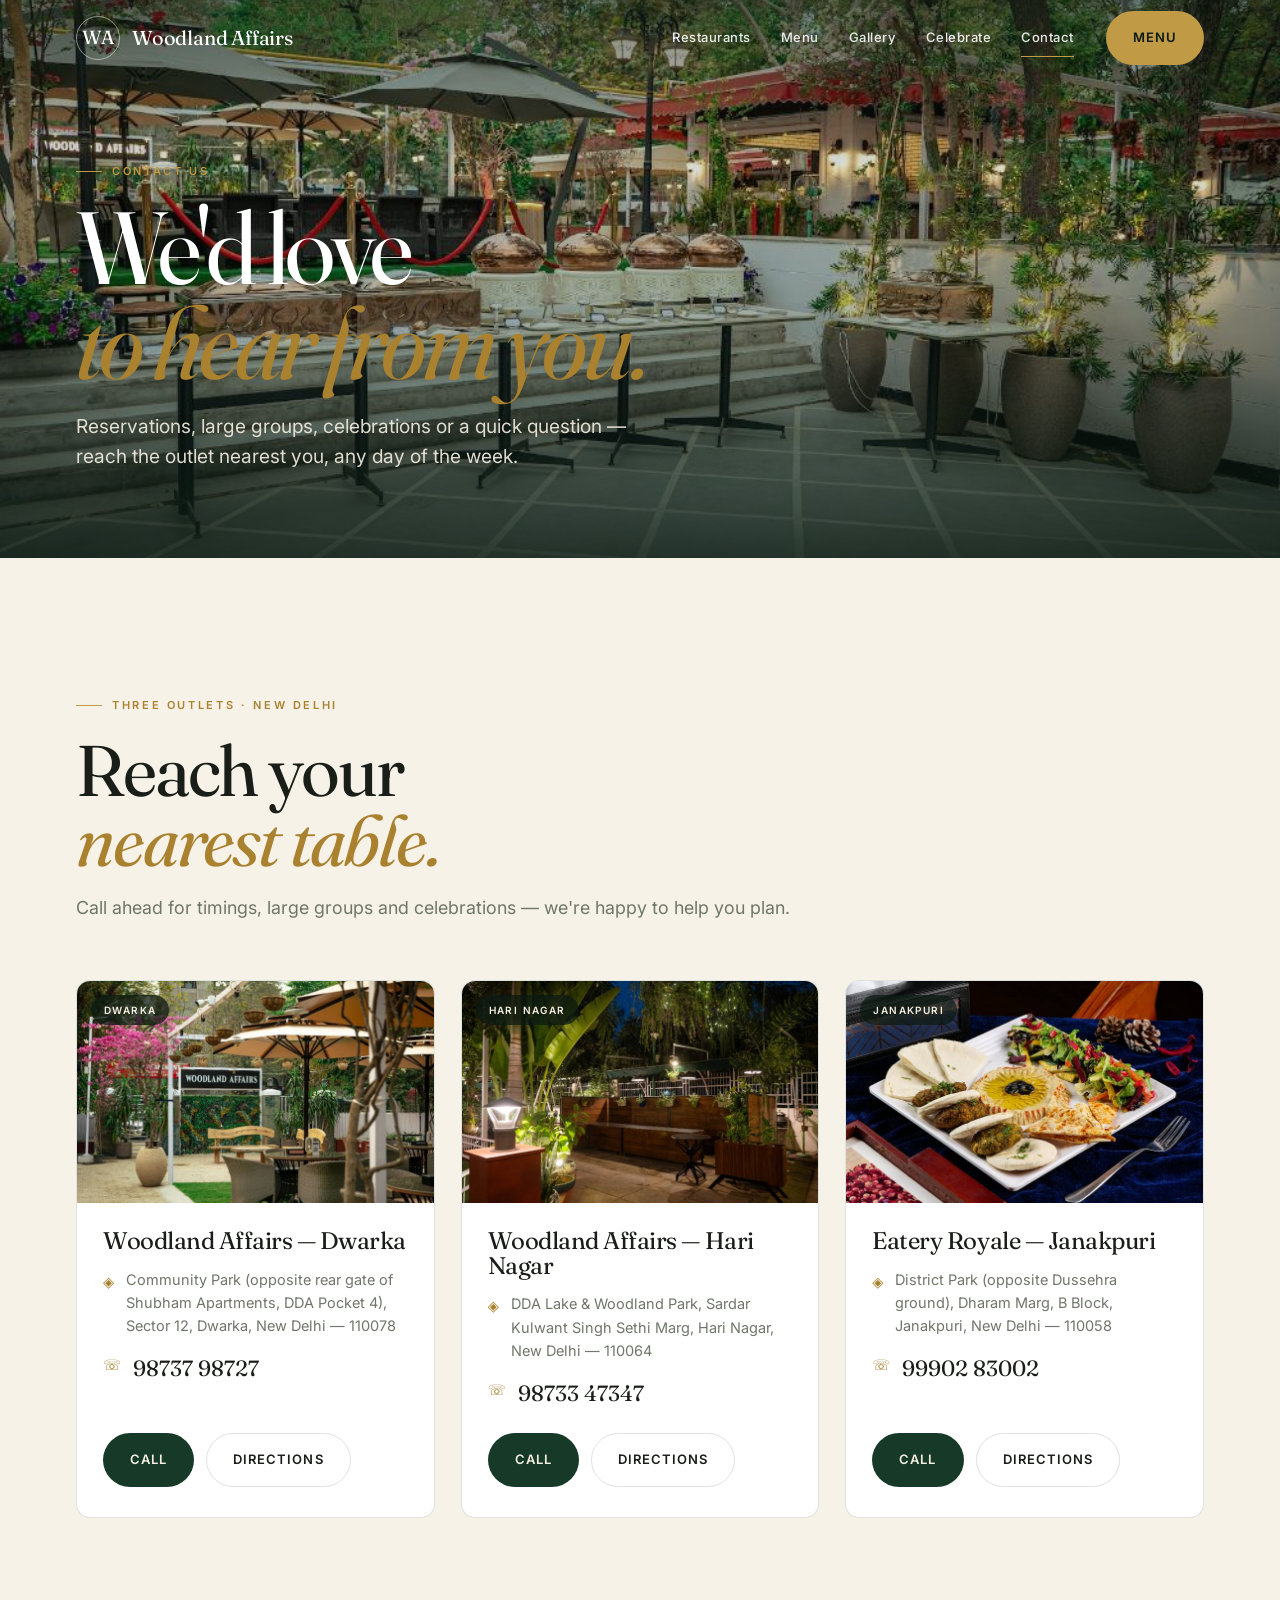
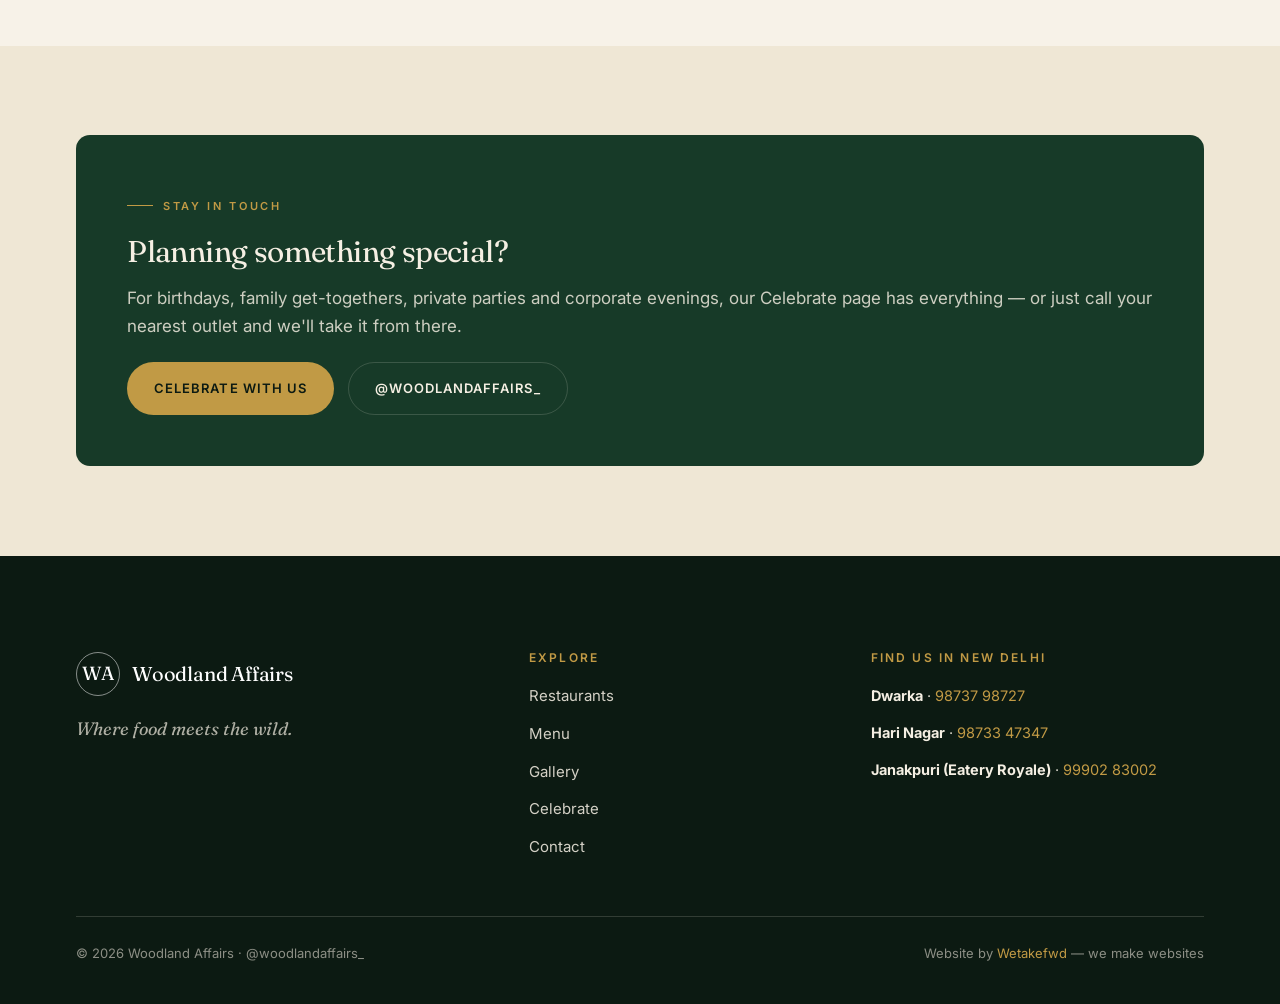
<file: contact.html>
<!DOCTYPE html>
<html lang="en">
<head>
  <meta charset="utf-8" />
  <meta name="viewport" content="width=device-width, initial-scale=1" />
  <title>Contact Us | Woodland Affairs</title>
  <meta name="description" content="Contact Woodland Affairs — address, phone and directions for all three New Delhi outlets: Dwarka, Hari Nagar and Eatery Royale, Janakpuri." />
  <meta property="og:title" content="Contact Us — Woodland Affairs" />
  <meta property="og:description" content="Reach all three of our New Delhi outlets." />
  <meta property="og:image" content="images/amb-dwarka-eve.jpg" />
  <link rel="icon" href="favicon.svg" />
  <link rel="preconnect" href="https://fonts.googleapis.com" />
  <link rel="preconnect" href="https://fonts.gstatic.com" crossorigin />
  <link href="https://fonts.googleapis.com/css2?family=Fraunces:ital,opsz,wght@0,9..144,300..600;1,9..144,300..500&family=Inter:wght@400;500;600&display=swap" rel="stylesheet" />
  <script>document.documentElement.className += " js";</script>
  <link rel="stylesheet" href="theme.css" />
  <style>
    .contact-grid { display: grid; grid-template-columns: repeat(3,1fr); gap: 26px; margin-top: 56px; }
    .c-card { background:#fff; border:1px solid var(--line); border-radius: var(--radius); overflow:hidden; display:flex; flex-direction:column; }
    .c-card__media { aspect-ratio: 16/10; overflow:hidden; position:relative; }
    .c-card__media img { width:100%; height:100%; object-fit:cover; transition: transform 1.1s ease; }
    .c-card:hover .c-card__media img { transform: scale(1.05); }
    .c-card__tag { position:absolute; top:14px; left:14px; background:rgba(12,26,18,0.72); color:var(--cream); font-size:10px; letter-spacing:0.14em; text-transform:uppercase; font-weight:600; padding:7px 13px; border-radius:100px; }
    .c-card__body { padding:26px 26px 30px; display:flex; flex-direction:column; flex:1; }
    .c-card__body h3 { font-size:24px; margin-bottom:14px; }
    .c-card__row { display:flex; gap:12px; color:var(--muted); font-size:14.5px; line-height:1.6; margin-bottom:14px; }
    .c-card__row .ic { color:var(--brass-2); flex:none; margin-top:2px; }
    .c-card__phone { font-family:var(--font-display); font-size:22px; color:var(--ink); }
    .c-card__actions { margin-top:auto; display:flex; gap:12px; flex-wrap:wrap; padding-top:8px; }
    .contact-side { background:var(--forest); color:var(--cream); border-radius:var(--radius); padding: clamp(34px,4vw,52px); }
    .contact-side h3 { color:var(--cream); font-size:30px; margin-bottom:16px; }
    .contact-side p { color:rgba(245,239,227,0.82); margin-bottom:22px; }
    .contact-side a.arrow { color:var(--brass); border-color:var(--brass); }
    .contact-layout { display:grid; grid-template-columns: 1fr; gap: 26px; }
    @media (max-width: 940px){ .contact-grid { grid-template-columns:1fr; max-width:460px; margin-inline:auto; } }
  </style>
</head>
<body>

  <header class="nav" id="nav">
    <div class="wrap nav__inner">
      <a class="brand" href="index.html#top" aria-label="Woodland Affairs home">
        <span class="brand__mark">WA</span><span class="brand__name">Woodland Affairs</span>
      </a>
      <nav class="nav__links">
        <a href="index.html#outlets">Restaurants</a>
        <a href="index.html#menu">Menu</a>
        <a href="gallery.html">Gallery</a>
        <a href="celebrate.html">Celebrate</a>
        <a href="contact.html" class="active">Contact</a>
      </nav>
      <a class="btn btn--brass nav__cta desktop-only" href="index.html#menu">Menu</a>
      <button class="nav__toggle" aria-label="Menu"><span></span><span></span><span></span></button>
    </div>
    <div class="nav__panel">
      <a href="index.html#outlets">Restaurants</a>
      <a href="index.html#menu">Menu</a>
      <a href="gallery.html">Gallery</a>
      <a href="celebrate.html">Celebrate</a>
      <a href="contact.html">Contact</a>
    </div>
  </header>

  <main id="top">
    <!-- HERO -->
    <section class="hero hero--short">
      <div class="hero__media">
        <img src="images/amb-dwarka-eve.jpg" alt="Woodland Affairs outdoor seating in the evening" />
      </div>
      <div class="hero__overlay"></div>
      <div class="wrap hero__inner">
        <p class="eyebrow hero__eyebrow">Contact us</p>
        <h1 class="hero__title">We'd love<br /><em>to hear from you.</em></h1>
        <p class="hero__dek">Reservations, large groups, celebrations or a quick question — reach the outlet nearest you, any day of the week.</p>
      </div>
    </section>

    <!-- OUTLET CONTACTS -->
    <section class="section" id="outlets">
      <div class="wrap">
        <div class="sec-head" data-reveal>
          <p class="eyebrow">Three outlets · New Delhi</p>
          <h2 class="display">Reach your<br /><em>nearest table.</em></h2>
          <p class="lead">Call ahead for timings, large groups and celebrations — we're happy to help you plan.</p>
        </div>

        <div class="contact-grid">
          <article class="c-card" data-reveal>
            <div class="c-card__media"><span class="c-card__tag">Dwarka</span><img src="images/wa-dwarka.jpg" alt="Woodland Affairs Dwarka" /></div>
            <div class="c-card__body">
              <h3>Woodland Affairs — Dwarka</h3>
              <div class="c-card__row"><span class="ic">◈</span><span>Community Park (opposite rear gate of Shubham Apartments, DDA Pocket 4), Sector 12, Dwarka, New Delhi — 110078</span></div>
              <div class="c-card__row"><span class="ic">☏</span><a class="c-card__phone" href="tel:+919873798727">98737 98727</a></div>
              <div class="c-card__actions">
                <a class="btn btn--dark" href="tel:+919873798727">Call</a>
                <a class="btn btn--ghost" href="https://www.google.com/maps/search/?api=1&query=Community%20Park%20Sector%2012%20Dwarka%20New%20Delhi%20110078" target="_blank" rel="noreferrer">Directions</a>
              </div>
            </div>
          </article>

          <article class="c-card" data-reveal>
            <div class="c-card__media"><span class="c-card__tag">Hari Nagar</span><img src="images/wa-harinagar.jpg" alt="Woodland Affairs Hari Nagar" /></div>
            <div class="c-card__body">
              <h3>Woodland Affairs — Hari Nagar</h3>
              <div class="c-card__row"><span class="ic">◈</span><span>DDA Lake &amp; Woodland Park, Sardar Kulwant Singh Sethi Marg, Hari Nagar, New Delhi — 110064</span></div>
              <div class="c-card__row"><span class="ic">☏</span><a class="c-card__phone" href="tel:+919873347347">98733 47347</a></div>
              <div class="c-card__actions">
                <a class="btn btn--dark" href="tel:+919873347347">Call</a>
                <a class="btn btn--ghost" href="https://www.google.com/maps/search/?api=1&query=DDA%20Lake%20Woodland%20Park%20Hari%20Nagar%20New%20Delhi%20110064" target="_blank" rel="noreferrer">Directions</a>
              </div>
            </div>
          </article>

          <article class="c-card" data-reveal>
            <div class="c-card__media"><span class="c-card__tag">Janakpuri</span><img src="images/wa-janakpuri.jpg" alt="Eatery Royale Janakpuri" /></div>
            <div class="c-card__body">
              <h3>Eatery Royale — Janakpuri</h3>
              <div class="c-card__row"><span class="ic">◈</span><span>District Park (opposite Dussehra ground), Dharam Marg, B Block, Janakpuri, New Delhi — 110058</span></div>
              <div class="c-card__row"><span class="ic">☏</span><a class="c-card__phone" href="tel:+919990283002">99902 83002</a></div>
              <div class="c-card__actions">
                <a class="btn btn--dark" href="tel:+919990283002">Call</a>
                <a class="btn btn--ghost" href="https://www.google.com/maps/search/?api=1&query=District%20Park%20Dharam%20Marg%20B%20Block%20Janakpuri%20New%20Delhi%20110058" target="_blank" rel="noreferrer">Directions</a>
              </div>
            </div>
          </article>
        </div>
      </div>
    </section>

    <!-- SIDE / SOCIAL -->
    <section class="section section--tight" style="background:var(--paper-2)">
      <div class="wrap">
        <div class="contact-side" data-reveal>
          <p class="eyebrow" style="color:var(--brass)">Stay in touch</p>
          <h3>Planning something special?</h3>
          <p>For birthdays, family get-togethers, private parties and corporate evenings, our Celebrate page has everything — or just call your nearest outlet and we'll take it from there.</p>
          <div class="hero__actions" style="margin-top:0">
            <a class="btn btn--brass" href="celebrate.html">Celebrate with us</a>
            <a class="btn btn--on-dark" href="https://www.instagram.com/woodlandaffairs_/" target="_blank" rel="noreferrer">@woodlandaffairs_</a>
          </div>
        </div>
      </div>
    </section>
  </main>

  <footer class="footer">
    <div class="wrap">
      <div class="footer__grid">
        <div class="footer__brand">
          <a class="brand" href="index.html#top"><span class="brand__mark">WA</span><span class="brand__name">Woodland Affairs</span></a>
          <p>Where food meets the wild.</p>
        </div>
        <div>
          <h4>Explore</h4>
          <div class="footer__links">
            <a href="index.html#outlets">Restaurants</a>
            <a href="index.html#menu">Menu</a>
            <a href="gallery.html">Gallery</a>
            <a href="celebrate.html">Celebrate</a>
            <a href="contact.html">Contact</a>
          </div>
        </div>
        <div class="footer__contact">
          <h4>Find us in New Delhi</h4>
          <p><strong style="color:var(--cream)">Dwarka</strong> · <a href="tel:+919873798727">98737 98727</a></p>
          <p><strong style="color:var(--cream)">Hari Nagar</strong> · <a href="tel:+919873347347">98733 47347</a></p>
          <p><strong style="color:var(--cream)">Janakpuri (Eatery Royale)</strong> · <a href="tel:+919990283002">99902 83002</a></p>
        </div>
      </div>
      <div class="footer__bottom">
        <span>© 2026 Woodland Affairs · @woodlandaffairs_</span>
        <span>Website by <a href="https://www.wetakefwd.online" target="_blank" rel="noreferrer">Wetakefwd</a> — we make websites</span>
      </div>
    </div>
  </footer>

  <script src="app.js"></script>
</body>
</html>
</file>
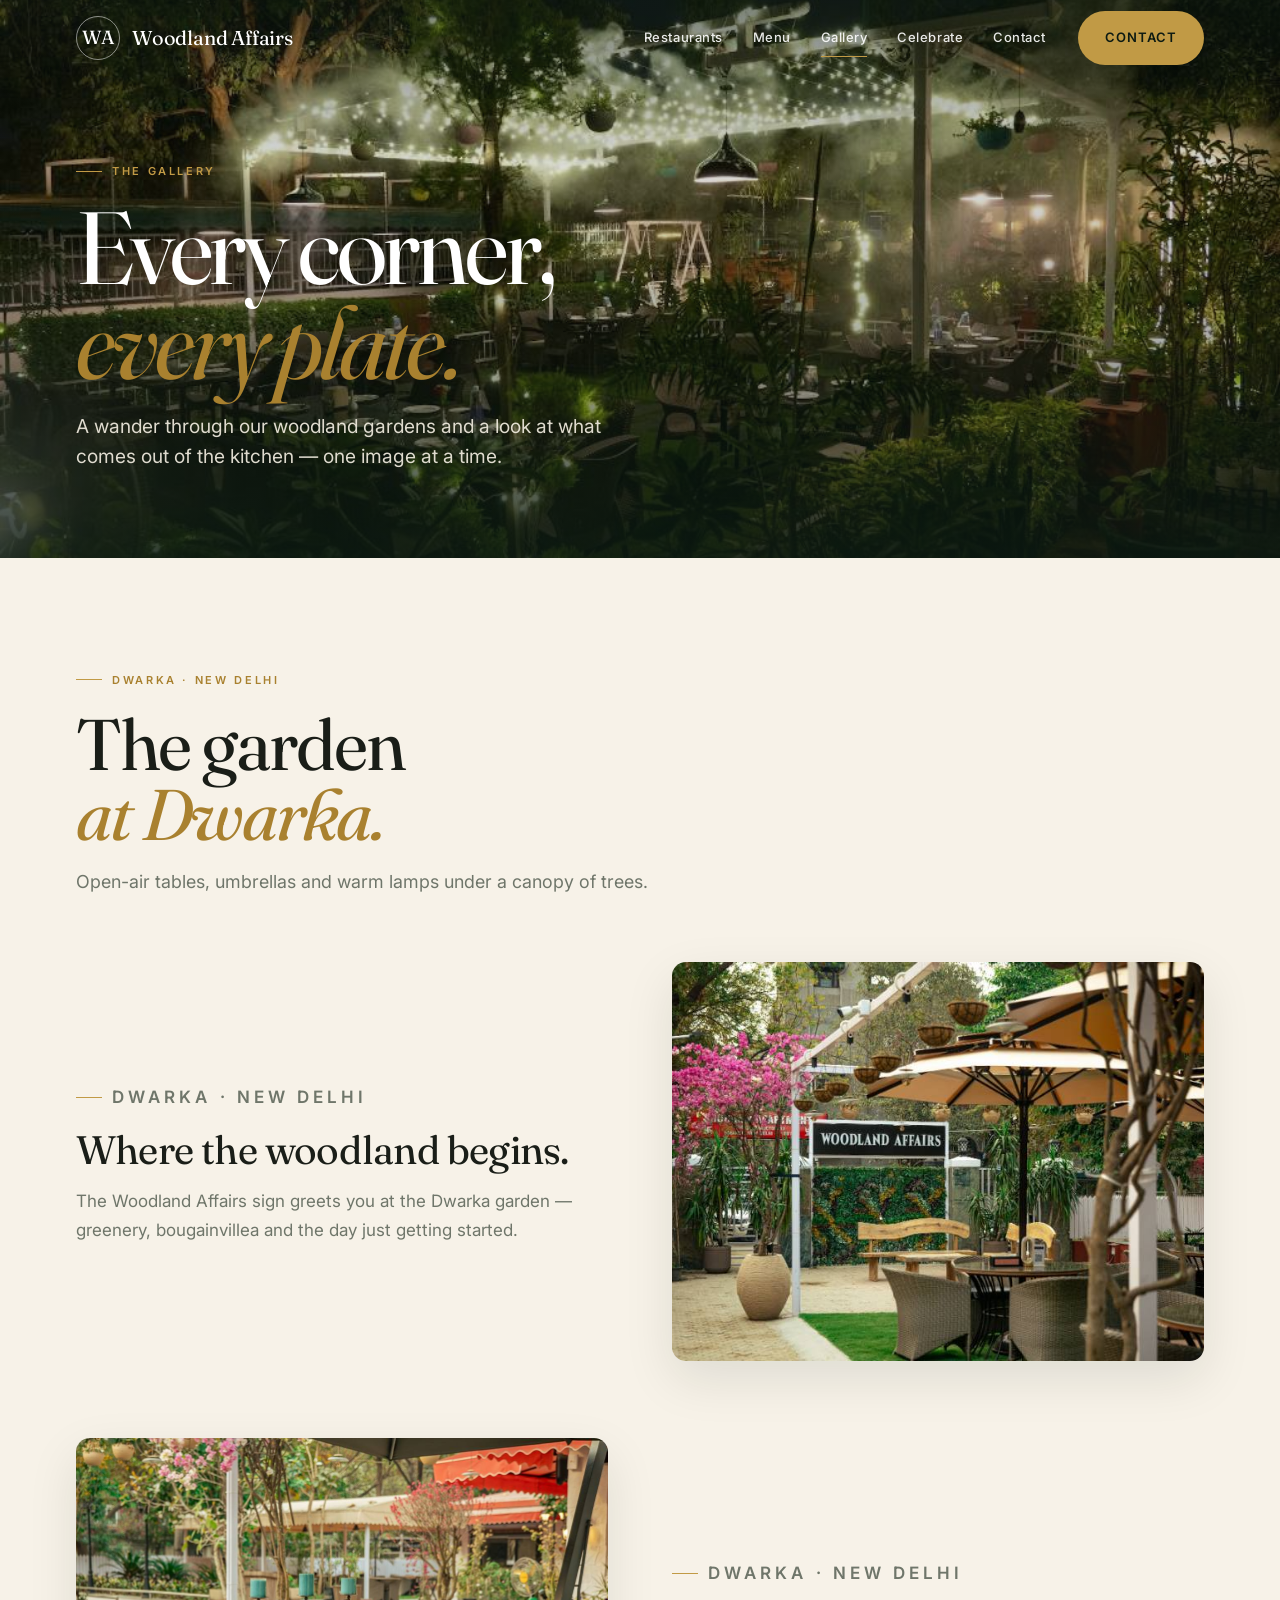
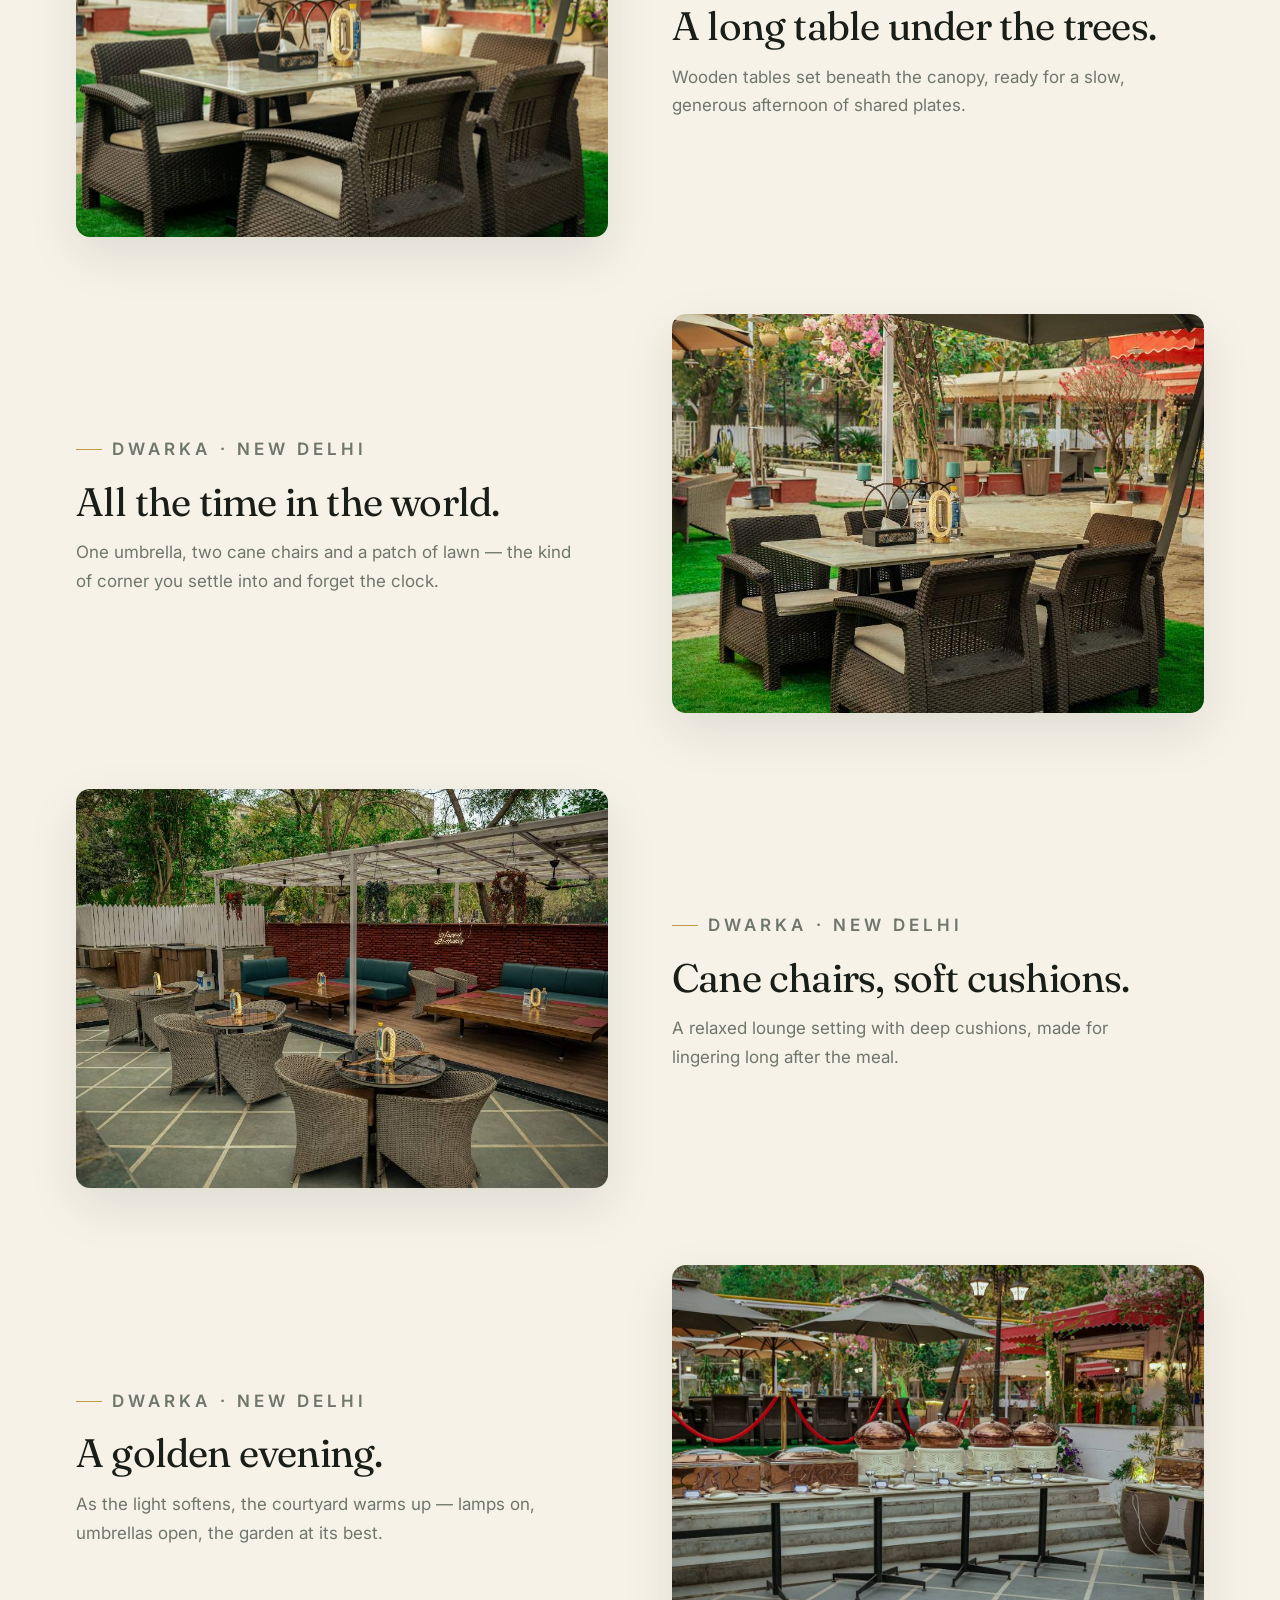
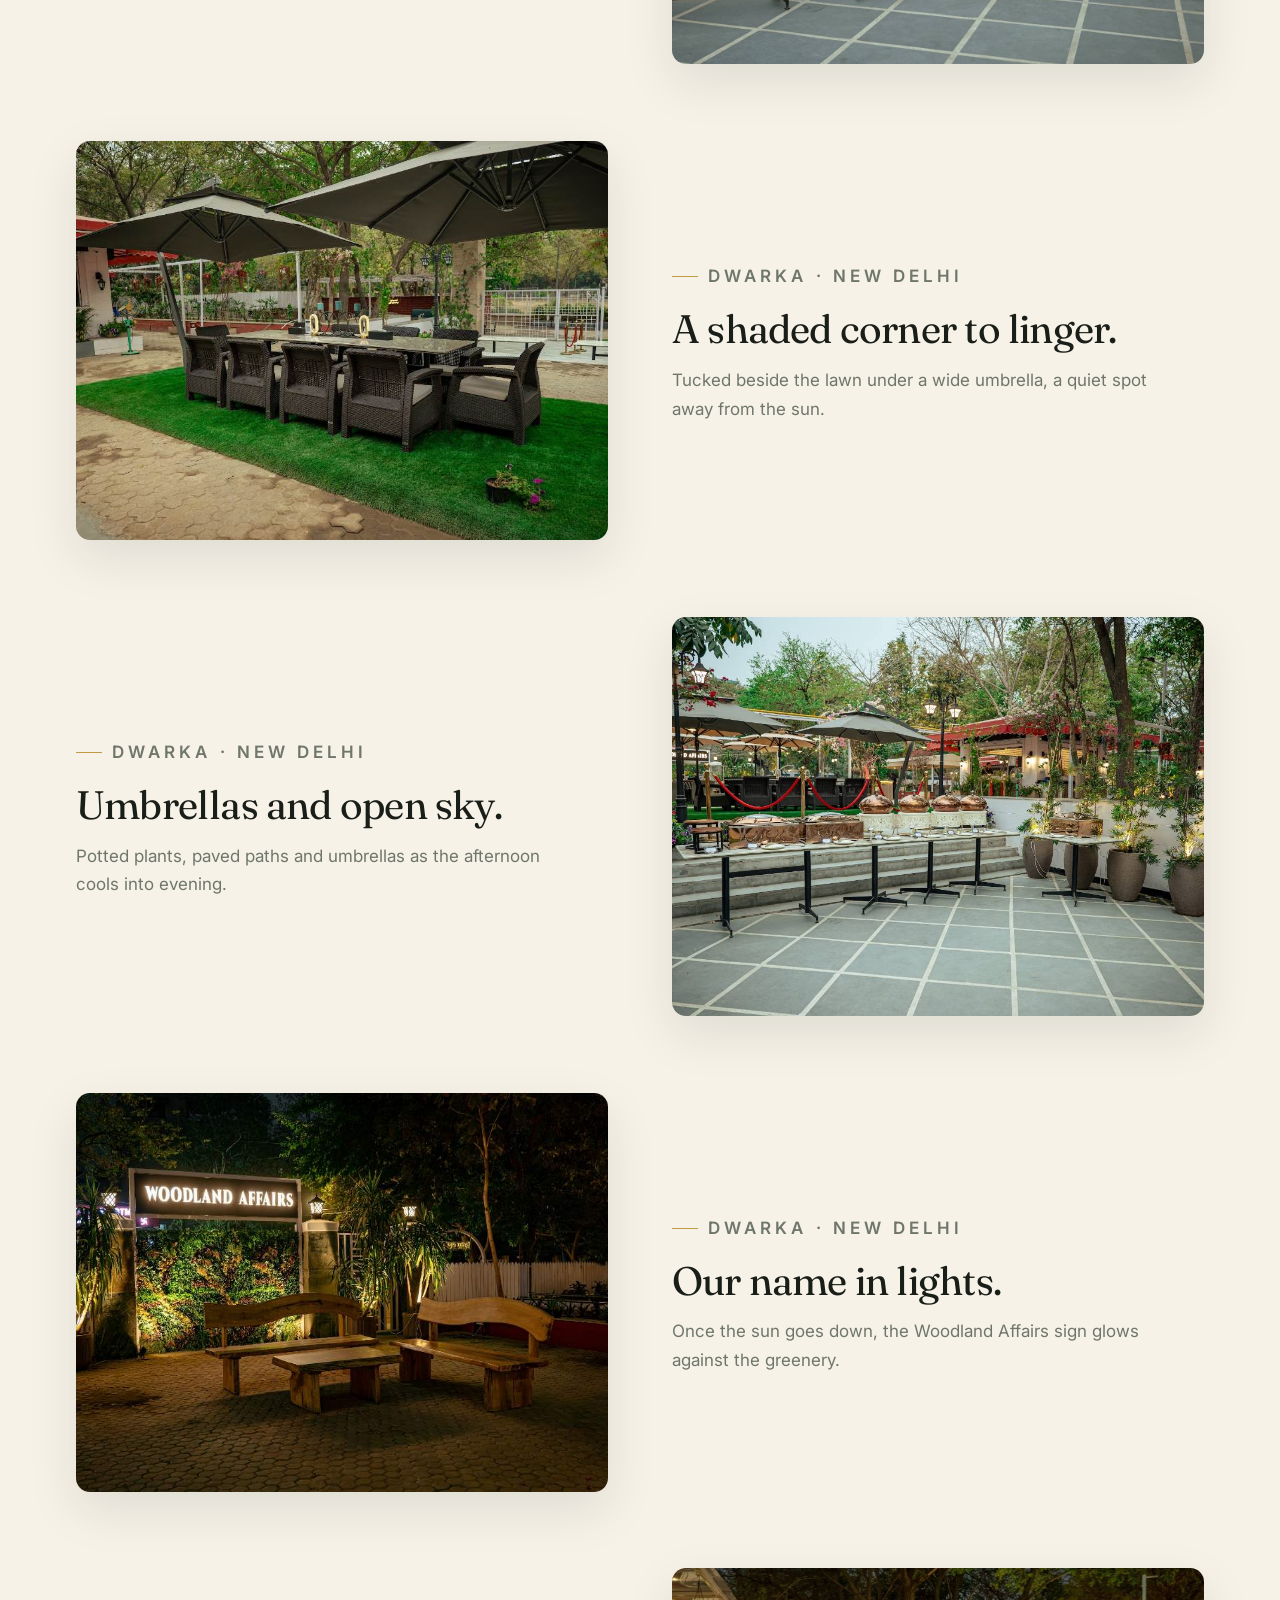
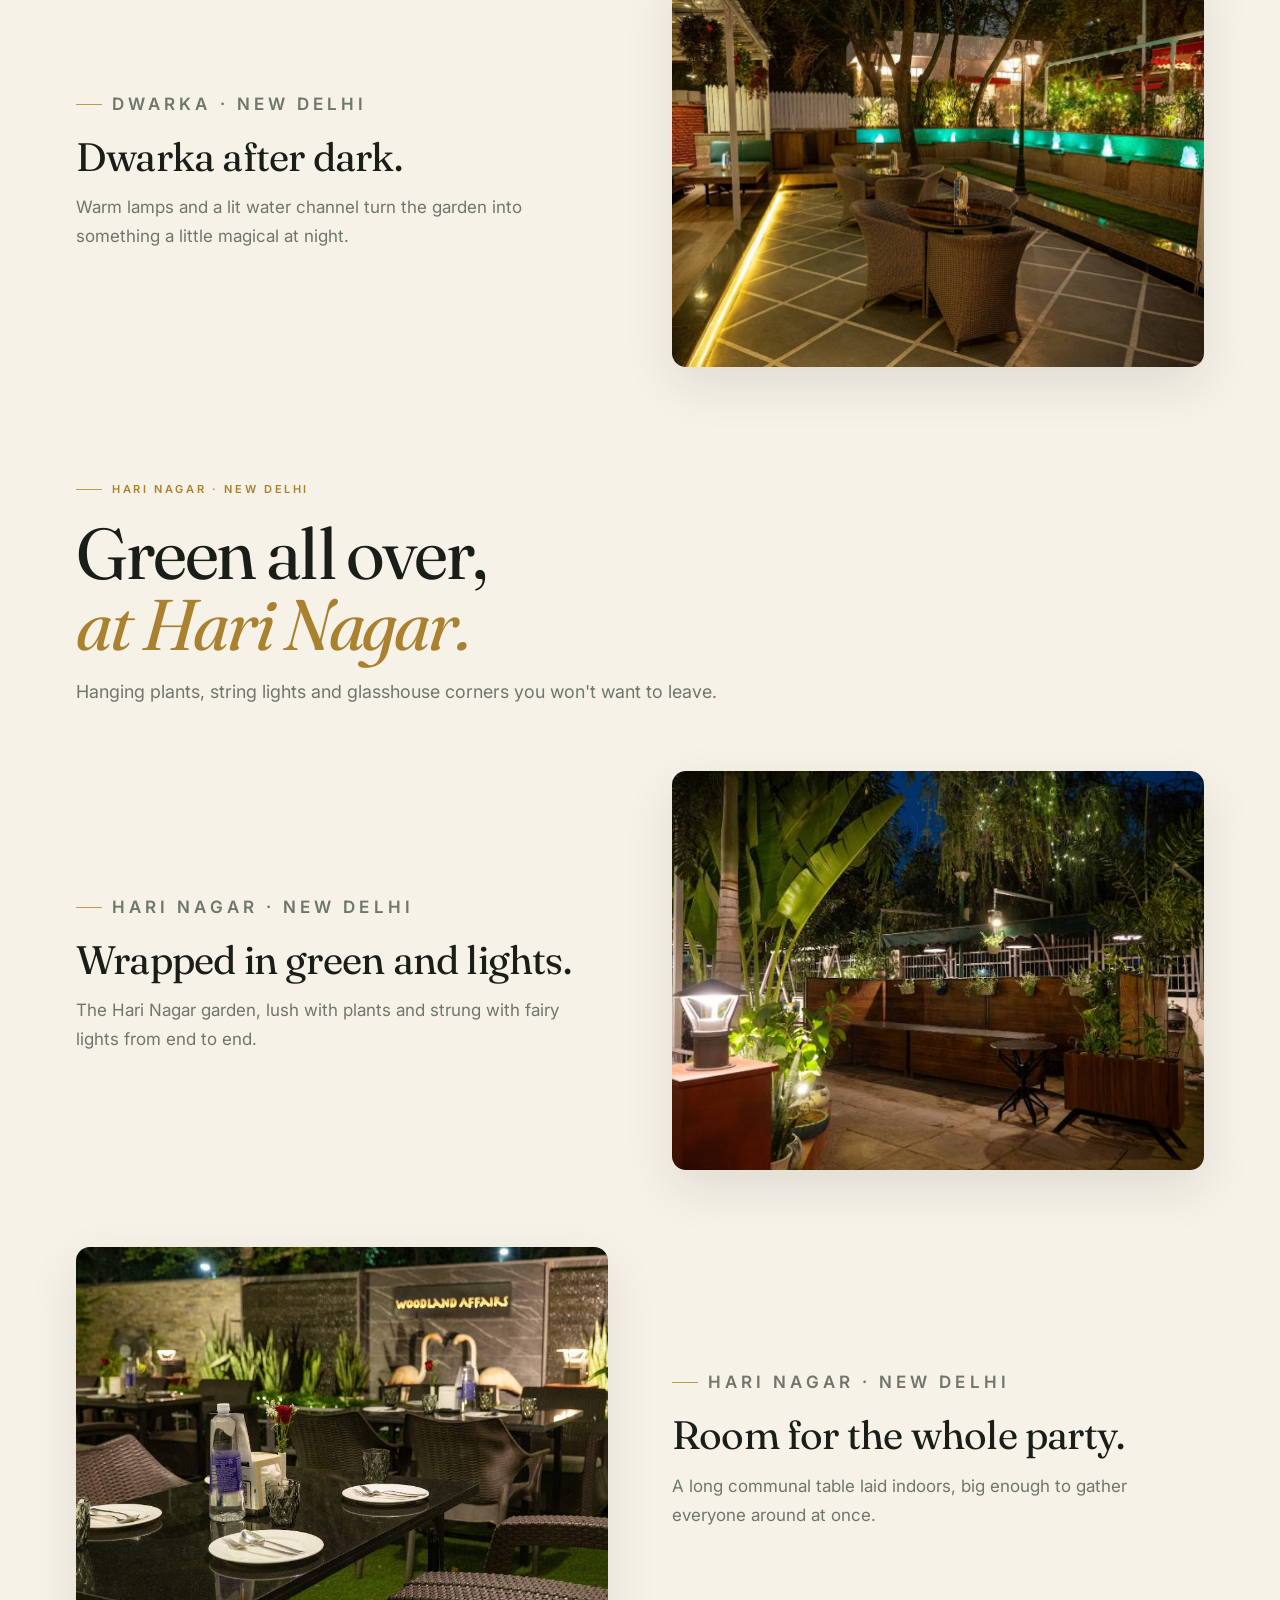
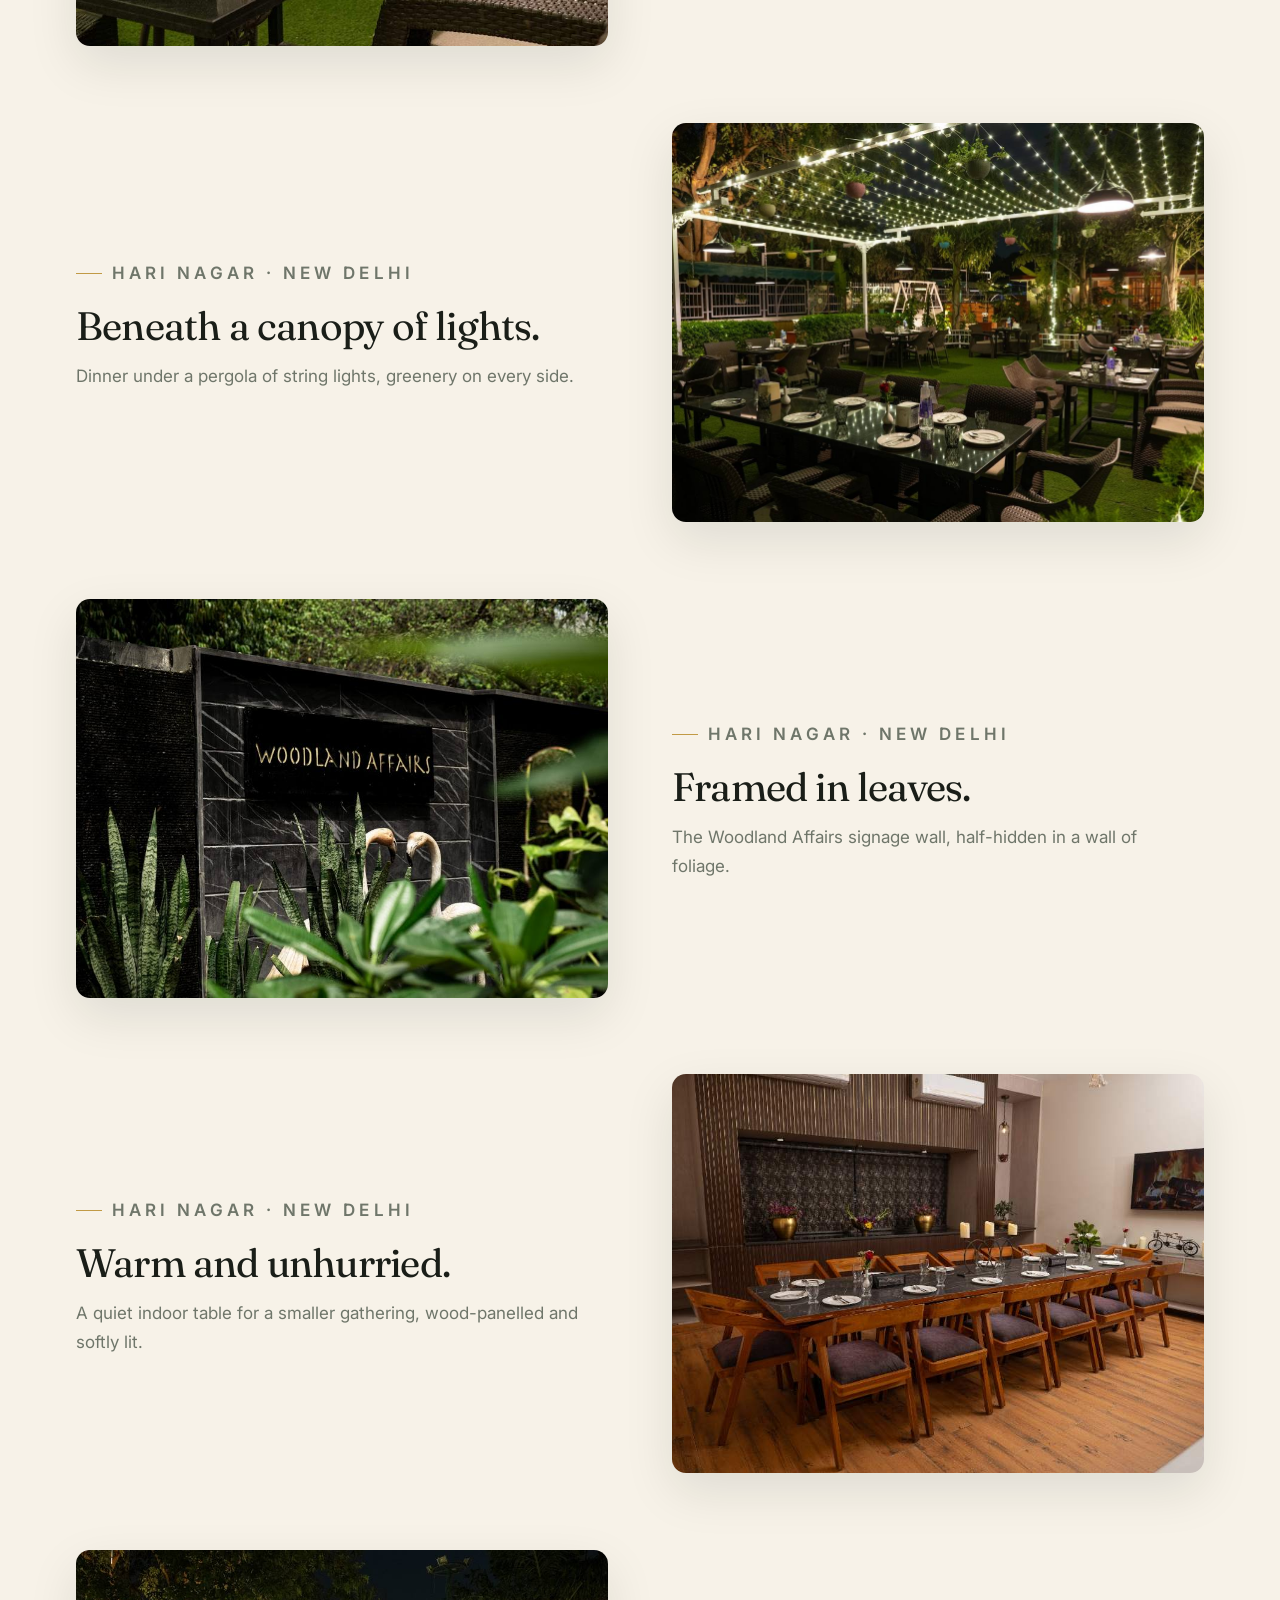
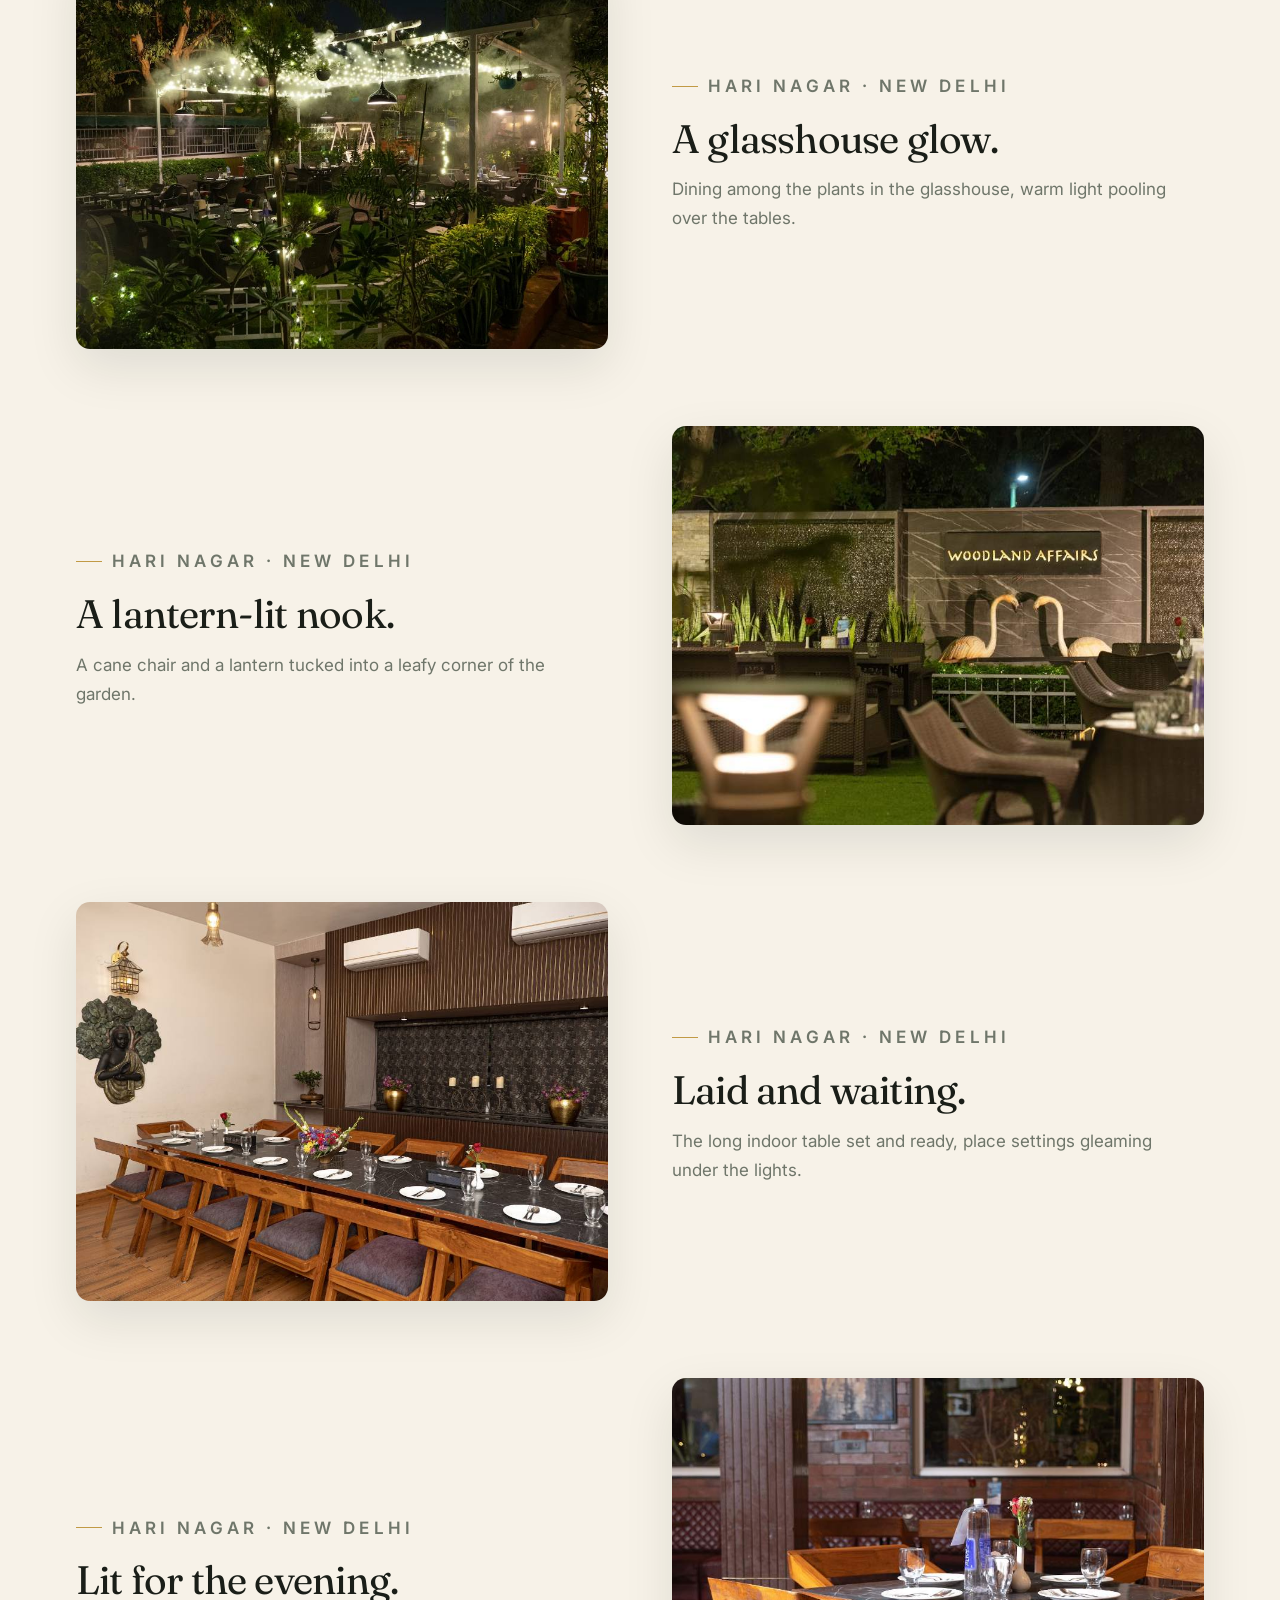
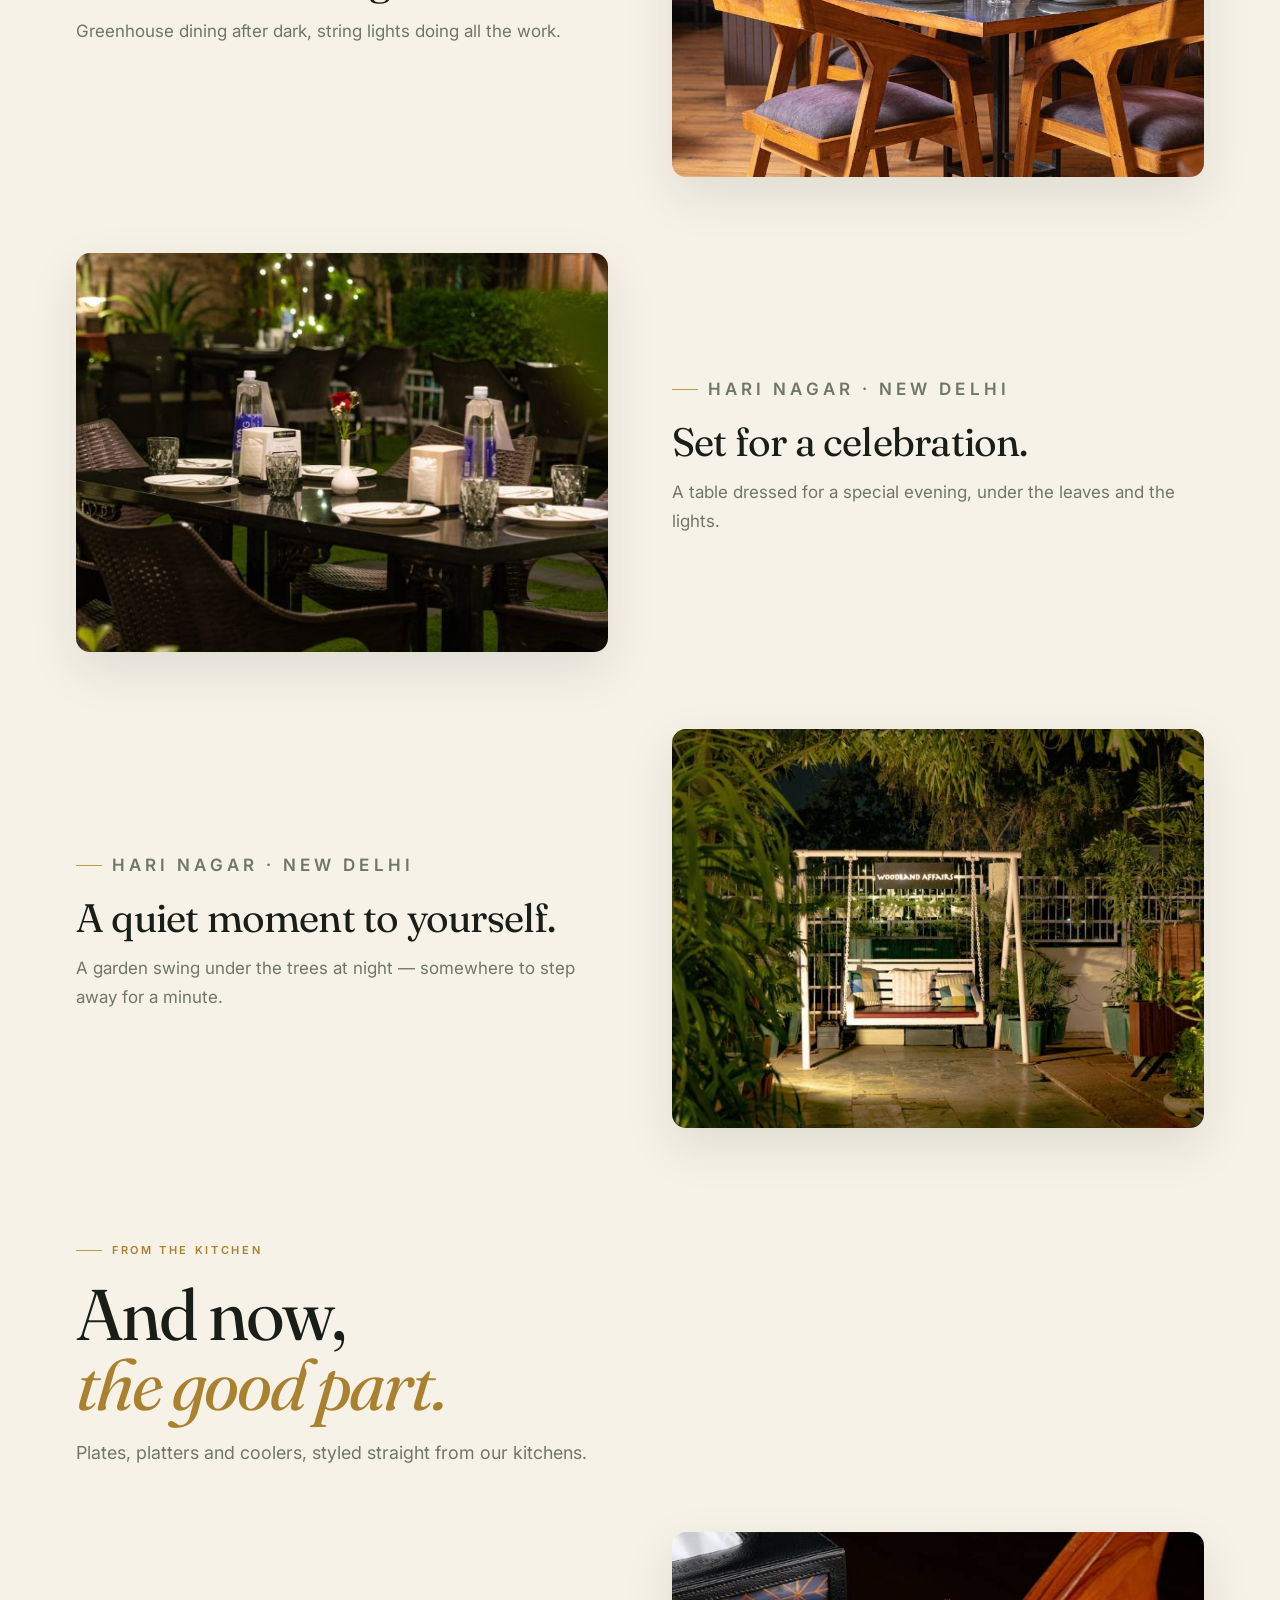
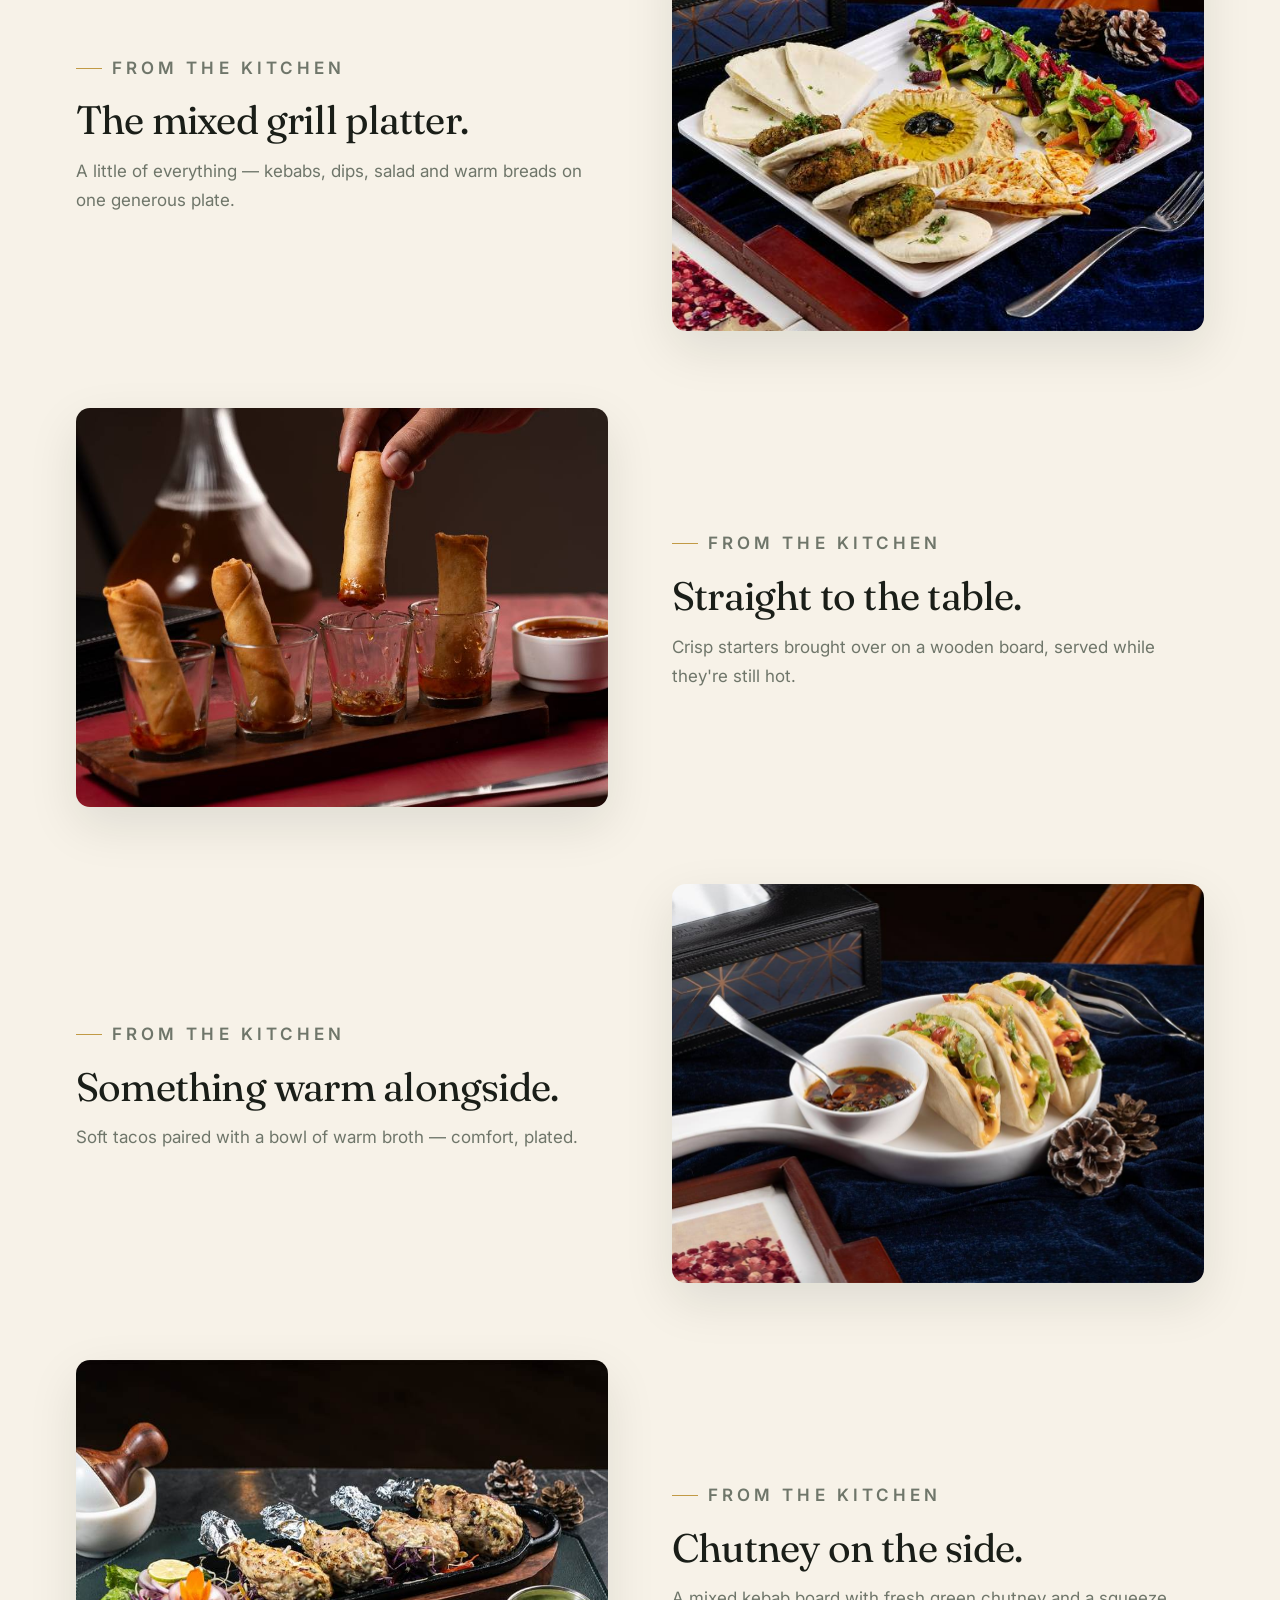
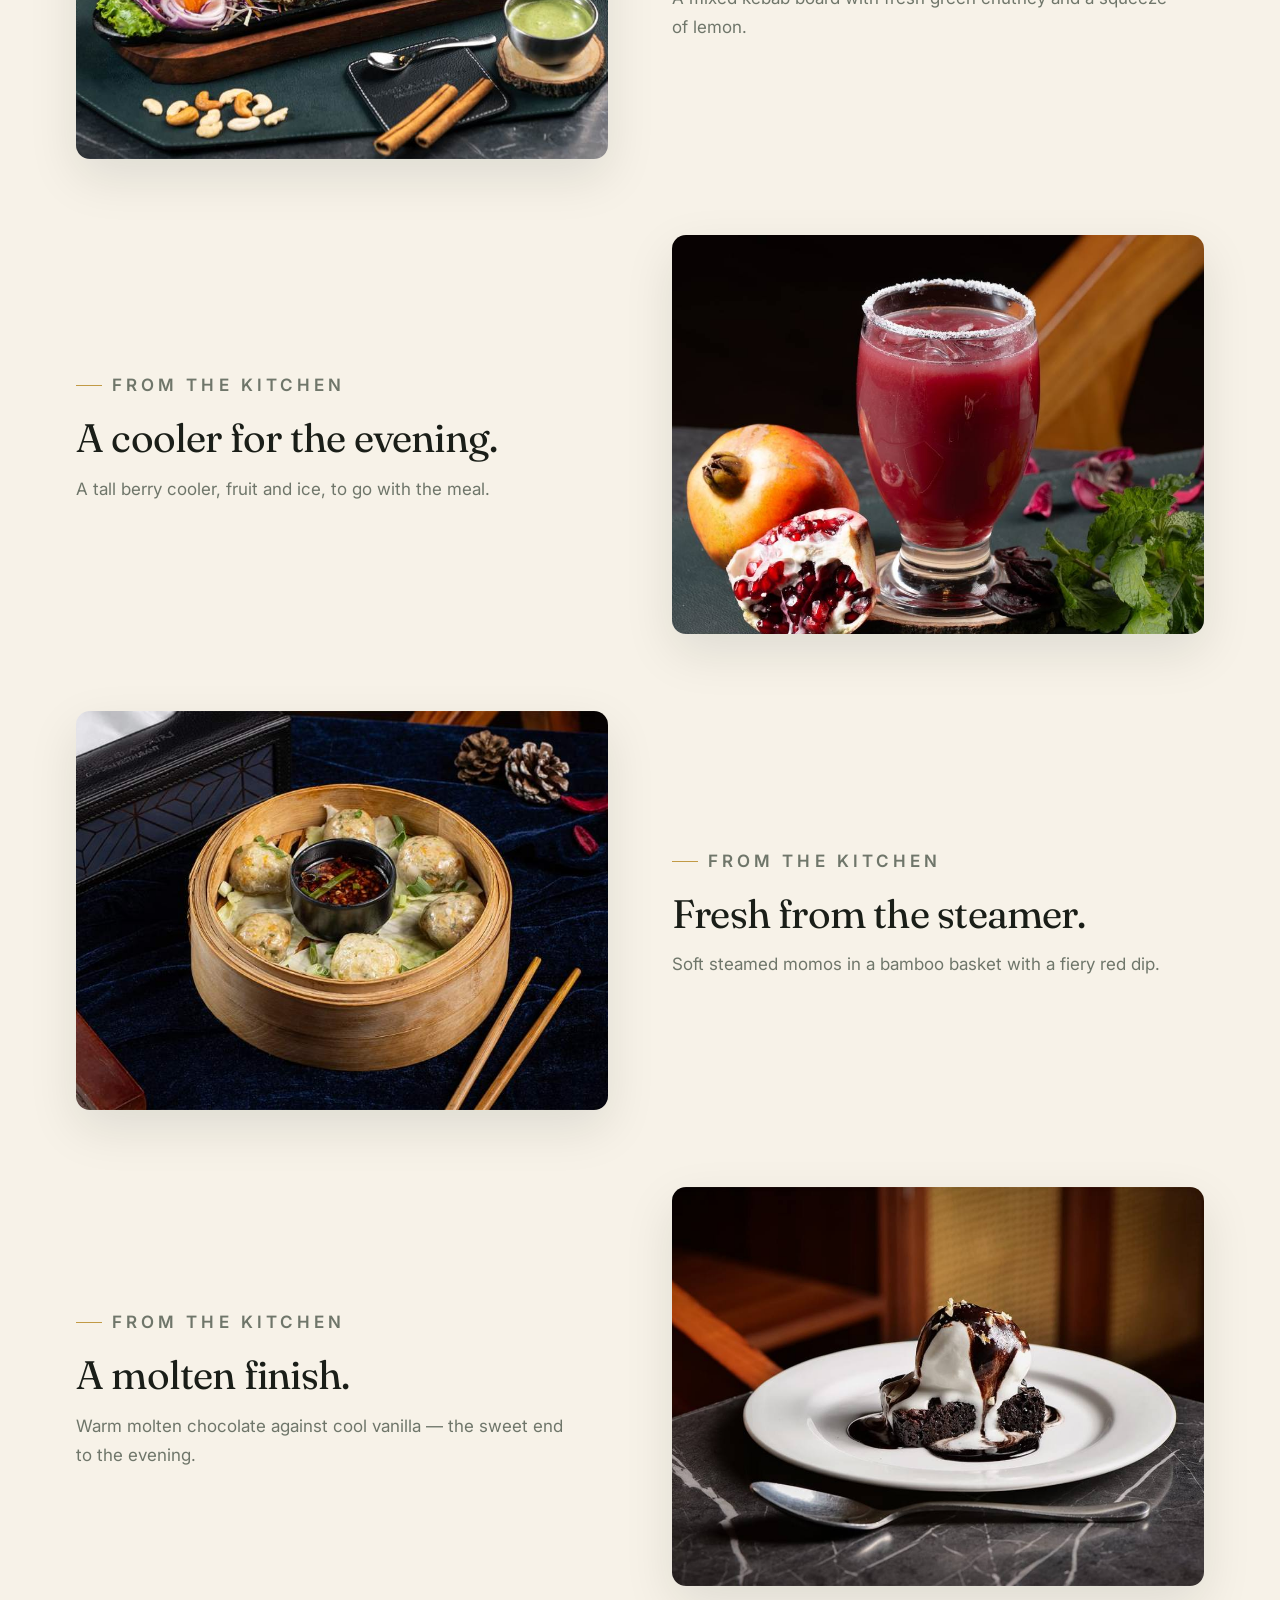
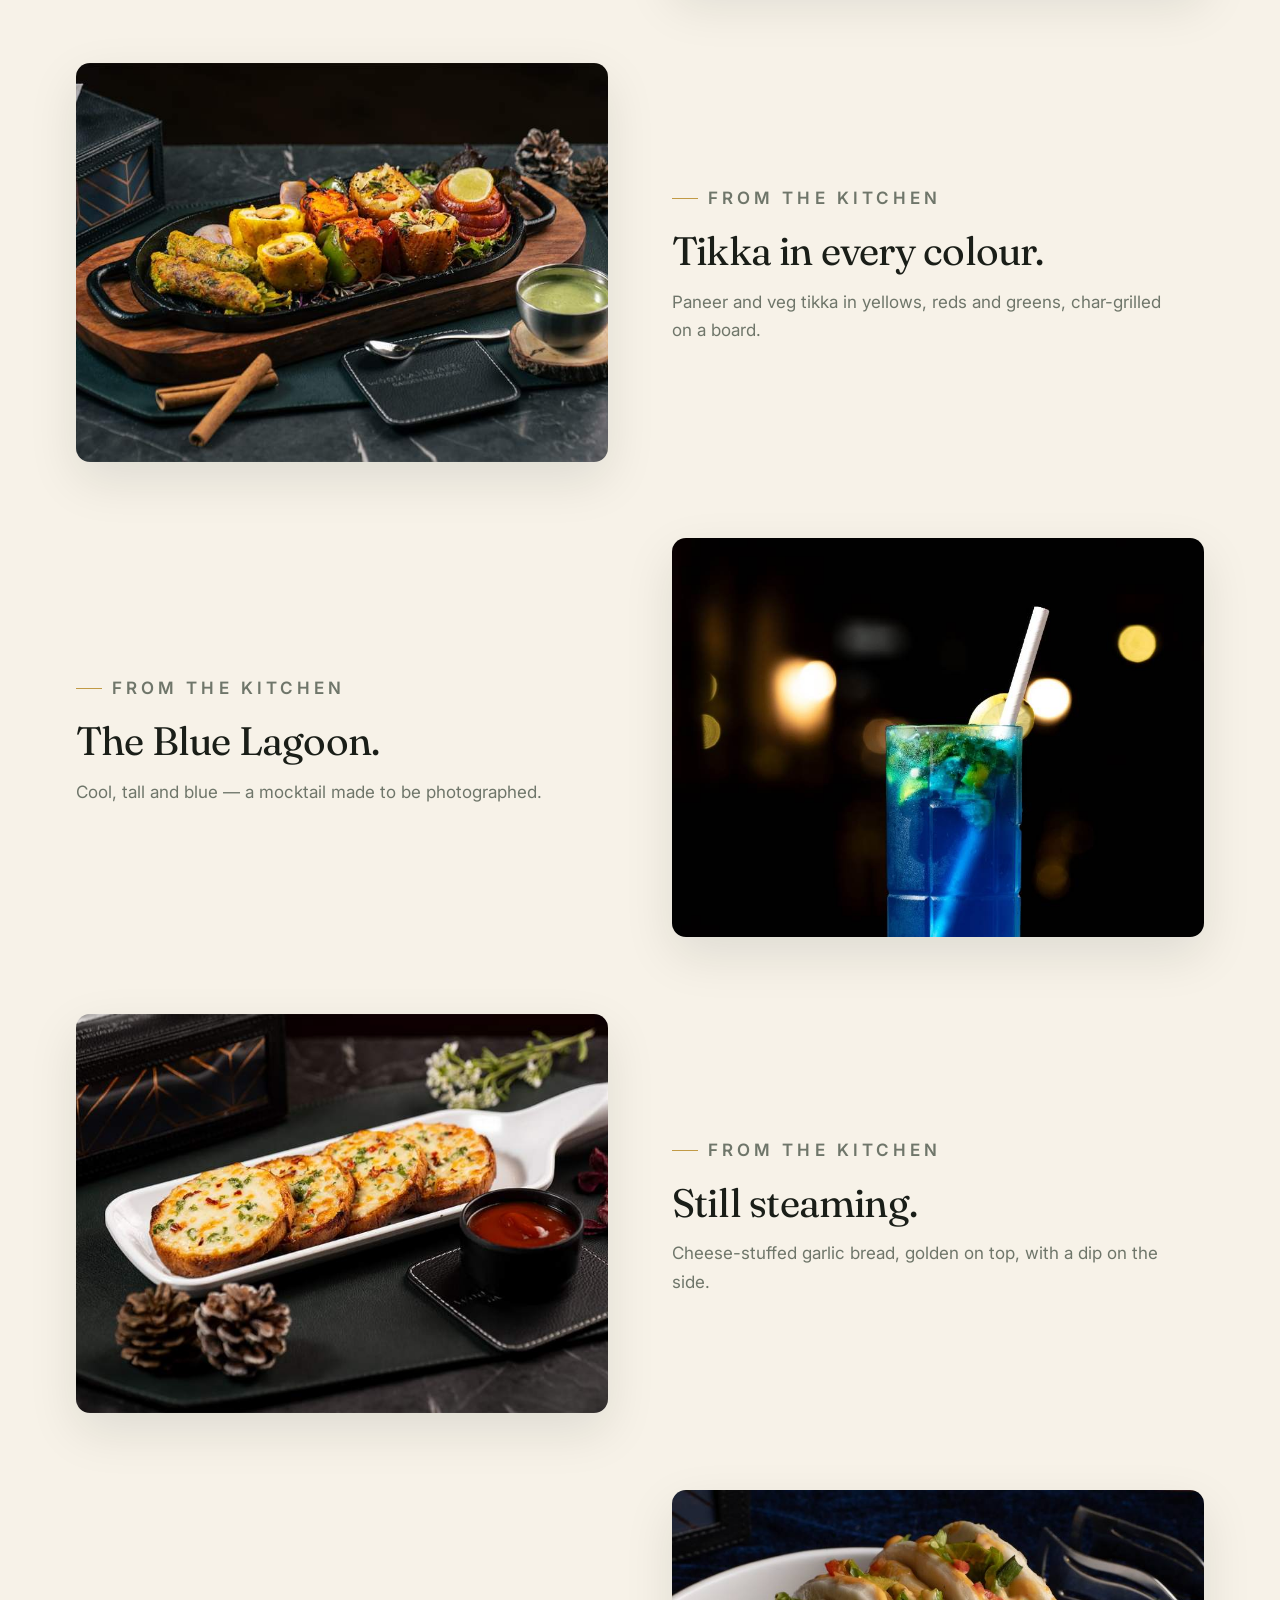
<file: gallery.html>
<!DOCTYPE html>
<html lang="en">
<head>
  <meta charset="utf-8" />
  <meta name="viewport" content="width=device-width, initial-scale=1" />
  <title>Gallery | Woodland Affairs</title>
  <meta name="description" content="A gallery of Woodland Affairs — the woodland-inspired gardens at Dwarka and Hari Nagar, and the food from our kitchens." />
  <meta property="og:title" content="Gallery — Woodland Affairs" />
  <meta property="og:description" content="Every corner, every plate." />
  <meta property="og:image" content="images/amb-hari-tables.jpg" />
  <link rel="icon" href="favicon.svg" />
  <link rel="preconnect" href="https://fonts.googleapis.com" />
  <link rel="preconnect" href="https://fonts.gstatic.com" crossorigin />
  <link href="https://fonts.googleapis.com/css2?family=Fraunces:ital,opsz,wght@0,9..144,300..600;1,9..144,300..500&family=Inter:wght@400;500;600&display=swap" rel="stylesheet" />
  <script>document.documentElement.className += " js";</script>
  <link rel="stylesheet" href="theme.css" />
  <style>
    .gsec { padding: clamp(64px,8vw,110px) 0 0; }
    .gsec:last-of-type { padding-bottom: clamp(72px,9vw,130px); }
    .gsec .sec-head { margin-bottom: clamp(40px,5vw,64px); }
    .gitem { display:grid; grid-template-columns:1fr 1fr; gap: clamp(28px,5vw,72px); align-items:center; }
    .gitem + .gitem { margin-top: clamp(44px,6vw,86px); }
    .gitem__media { border-radius: var(--radius); overflow:hidden; box-shadow: var(--shadow); aspect-ratio: 4/3; }
    .gitem__media img { width:100%; height:100%; object-fit:cover; transition: transform 1.2s ease; }
    .gitem:hover .gitem__media img { transform: scale(1.05); }
    .gitem__body .eyebrow { margin-bottom:18px; }
    .gitem__body h3 { font-size: clamp(27px,3.1vw,42px); line-height:1.02; margin-bottom:16px; }
    .gitem__body p { color: var(--muted); font-size: 17px; line-height:1.7; max-width: 46ch; }
    .gsec .gitem:nth-child(even) .gitem__media { order: 2; }
    @media (max-width: 860px){
      .gitem { grid-template-columns:1fr; gap:22px; }
      .gsec .gitem:nth-child(even) .gitem__media { order:0; }
      .gitem__body h3 { font-size:26px; }
    }
  </style>
</head>
<body>

  <header class="nav" id="nav">
    <div class="wrap nav__inner">
      <a class="brand" href="index.html#top" aria-label="Woodland Affairs home">
        <span class="brand__mark">WA</span><span class="brand__name">Woodland Affairs</span>
      </a>
      <nav class="nav__links">
        <a href="index.html#outlets">Restaurants</a>
        <a href="index.html#menu">Menu</a>
        <a href="gallery.html" class="active">Gallery</a>
        <a href="celebrate.html">Celebrate</a>
        <a href="contact.html">Contact</a>
      </nav>
      <a class="btn btn--brass nav__cta desktop-only" href="contact.html">Contact</a>
      <button class="nav__toggle" aria-label="Menu"><span></span><span></span><span></span></button>
    </div>
    <div class="nav__panel">
      <a href="index.html#outlets">Restaurants</a>
      <a href="index.html#menu">Menu</a>
      <a href="gallery.html">Gallery</a>
      <a href="celebrate.html">Celebrate</a>
      <a href="contact.html">Contact</a>
    </div>
  </header>

  <main id="top">
    <section class="hero hero--short">
      <div class="hero__media"><img src="images/amb-hari-tables.jpg" alt="Greenhouse dining under warm string lights" /></div>
      <div class="hero__overlay"></div>
      <div class="wrap hero__inner">
        <p class="eyebrow hero__eyebrow">The gallery</p>
        <h1 class="hero__title">Every corner,<br /><em>every plate.</em></h1>
        <p class="hero__dek">A wander through our woodland gardens and a look at what comes out of the kitchen — one image at a time.</p>
      </div>
    </section>
    <section class="gsec">
      <div class="wrap">
        <div class="sec-head" data-reveal>
          <p class="eyebrow">Dwarka · New Delhi</p>
          <h2 class="display">The garden<br /><em>at Dwarka.</em></h2>
          <p class="lead">Open-air tables, umbrellas and warm lamps under a canopy of trees.</p>
        </div>
        <div class="gitem" data-reveal>
          <div class="gitem__media"><img src="images/wa-dwarka.jpg" alt="The Woodland Affairs sign greets you at the Dwarka garden — greenery, bougainvillea and the day just getting started." /></div>
          <div class="gitem__body">
            <p class="eyebrow">Dwarka · New Delhi</p>
            <h3>Where the woodland begins.</h3>
            <p>The Woodland Affairs sign greets you at the Dwarka garden — greenery, bougainvillea and the day just getting started.</p>
          </div>
        </div>
        <div class="gitem" data-reveal>
          <div class="gitem__media"><img src="images/amb-dwarka-dining.jpg" alt="Wooden tables set beneath the canopy, ready for a slow, generous afternoon of shared plates." /></div>
          <div class="gitem__body">
            <p class="eyebrow">Dwarka · New Delhi</p>
            <h3>A long table under the trees.</h3>
            <p>Wooden tables set beneath the canopy, ready for a slow, generous afternoon of shared plates.</p>
          </div>
        </div>
        <div class="gitem" data-reveal>
          <div class="gitem__media"><img src="images/gal-dwarka-4.jpg" alt="One umbrella, two cane chairs and a patch of lawn — the kind of corner you settle into and forget the clock." /></div>
          <div class="gitem__body">
            <p class="eyebrow">Dwarka · New Delhi</p>
            <h3>All the time in the world.</h3>
            <p>One umbrella, two cane chairs and a patch of lawn — the kind of corner you settle into and forget the clock.</p>
          </div>
        </div>
        <div class="gitem" data-reveal>
          <div class="gitem__media"><img src="images/amb-dwarka-table.jpg" alt="A relaxed lounge setting with deep cushions, made for lingering long after the meal." /></div>
          <div class="gitem__body">
            <p class="eyebrow">Dwarka · New Delhi</p>
            <h3>Cane chairs, soft cushions.</h3>
            <p>A relaxed lounge setting with deep cushions, made for lingering long after the meal.</p>
          </div>
        </div>
        <div class="gitem" data-reveal>
          <div class="gitem__media"><img src="images/amb-hero.jpg" alt="As the light softens, the courtyard warms up — lamps on, umbrellas open, the garden at its best." /></div>
          <div class="gitem__body">
            <p class="eyebrow">Dwarka · New Delhi</p>
            <h3>A golden evening.</h3>
            <p>As the light softens, the courtyard warms up — lamps on, umbrellas open, the garden at its best.</p>
          </div>
        </div>
        <div class="gitem" data-reveal>
          <div class="gitem__media"><img src="images/gal-dwarka-2.jpg" alt="Tucked beside the lawn under a wide umbrella, a quiet spot away from the sun." /></div>
          <div class="gitem__body">
            <p class="eyebrow">Dwarka · New Delhi</p>
            <h3>A shaded corner to linger.</h3>
            <p>Tucked beside the lawn under a wide umbrella, a quiet spot away from the sun.</p>
          </div>
        </div>
        <div class="gitem" data-reveal>
          <div class="gitem__media"><img src="images/amb-dwarka-eve.jpg" alt="Potted plants, paved paths and umbrellas as the afternoon cools into evening." /></div>
          <div class="gitem__body">
            <p class="eyebrow">Dwarka · New Delhi</p>
            <h3>Umbrellas and open sky.</h3>
            <p>Potted plants, paved paths and umbrellas as the afternoon cools into evening.</p>
          </div>
        </div>
        <div class="gitem" data-reveal>
          <div class="gitem__media"><img src="images/gal-dwarka-3.jpg" alt="Once the sun goes down, the Woodland Affairs sign glows against the greenery." /></div>
          <div class="gitem__body">
            <p class="eyebrow">Dwarka · New Delhi</p>
            <h3>Our name in lights.</h3>
            <p>Once the sun goes down, the Woodland Affairs sign glows against the greenery.</p>
          </div>
        </div>
        <div class="gitem" data-reveal>
          <div class="gitem__media"><img src="images/wa-celebrate.jpg" alt="Warm lamps and a lit water channel turn the garden into something a little magical at night." /></div>
          <div class="gitem__body">
            <p class="eyebrow">Dwarka · New Delhi</p>
            <h3>Dwarka after dark.</h3>
            <p>Warm lamps and a lit water channel turn the garden into something a little magical at night.</p>
          </div>
        </div>
      </div>
    </section>
    <section class="gsec">
      <div class="wrap">
        <div class="sec-head" data-reveal>
          <p class="eyebrow">Hari Nagar · New Delhi</p>
          <h2 class="display">Green all over,<br /><em>at Hari Nagar.</em></h2>
          <p class="lead">Hanging plants, string lights and glasshouse corners you won't want to leave.</p>
        </div>
        <div class="gitem" data-reveal>
          <div class="gitem__media"><img src="images/wa-harinagar.jpg" alt="The Hari Nagar garden, lush with plants and strung with fairy lights from end to end." /></div>
          <div class="gitem__body">
            <p class="eyebrow">Hari Nagar · New Delhi</p>
            <h3>Wrapped in green and lights.</h3>
            <p>The Hari Nagar garden, lush with plants and strung with fairy lights from end to end.</p>
          </div>
        </div>
        <div class="gitem" data-reveal>
          <div class="gitem__media"><img src="images/gal-hari-3.jpg" alt="A long communal table laid indoors, big enough to gather everyone around at once." /></div>
          <div class="gitem__body">
            <p class="eyebrow">Hari Nagar · New Delhi</p>
            <h3>Room for the whole party.</h3>
            <p>A long communal table laid indoors, big enough to gather everyone around at once.</p>
          </div>
        </div>
        <div class="gitem" data-reveal>
          <div class="gitem__media"><img src="images/amb-hari-green.jpg" alt="Dinner under a pergola of string lights, greenery on every side." /></div>
          <div class="gitem__body">
            <p class="eyebrow">Hari Nagar · New Delhi</p>
            <h3>Beneath a canopy of lights.</h3>
            <p>Dinner under a pergola of string lights, greenery on every side.</p>
          </div>
        </div>
        <div class="gitem" data-reveal>
          <div class="gitem__media"><img src="images/amb-hari-sign.jpg" alt="The Woodland Affairs signage wall, half-hidden in a wall of foliage." /></div>
          <div class="gitem__body">
            <p class="eyebrow">Hari Nagar · New Delhi</p>
            <h3>Framed in leaves.</h3>
            <p>The Woodland Affairs signage wall, half-hidden in a wall of foliage.</p>
          </div>
        </div>
        <div class="gitem" data-reveal>
          <div class="gitem__media"><img src="images/gal-hari-4.jpg" alt="A quiet indoor table for a smaller gathering, wood-panelled and softly lit." /></div>
          <div class="gitem__body">
            <p class="eyebrow">Hari Nagar · New Delhi</p>
            <h3>Warm and unhurried.</h3>
            <p>A quiet indoor table for a smaller gathering, wood-panelled and softly lit.</p>
          </div>
        </div>
        <div class="gitem" data-reveal>
          <div class="gitem__media"><img src="images/amb-hari-tables.jpg" alt="Dining among the plants in the glasshouse, warm light pooling over the tables." /></div>
          <div class="gitem__body">
            <p class="eyebrow">Hari Nagar · New Delhi</p>
            <h3>A glasshouse glow.</h3>
            <p>Dining among the plants in the glasshouse, warm light pooling over the tables.</p>
          </div>
        </div>
        <div class="gitem" data-reveal>
          <div class="gitem__media"><img src="images/gal-hari-2.jpg" alt="A cane chair and a lantern tucked into a leafy corner of the garden." /></div>
          <div class="gitem__body">
            <p class="eyebrow">Hari Nagar · New Delhi</p>
            <h3>A lantern-lit nook.</h3>
            <p>A cane chair and a lantern tucked into a leafy corner of the garden.</p>
          </div>
        </div>
        <div class="gitem" data-reveal>
          <div class="gitem__media"><img src="images/amb-hari-interior.jpg" alt="The long indoor table set and ready, place settings gleaming under the lights." /></div>
          <div class="gitem__body">
            <p class="eyebrow">Hari Nagar · New Delhi</p>
            <h3>Laid and waiting.</h3>
            <p>The long indoor table set and ready, place settings gleaming under the lights.</p>
          </div>
        </div>
        <div class="gitem" data-reveal>
          <div class="gitem__media"><img src="images/gal-hari-5.jpg" alt="Greenhouse dining after dark, string lights doing all the work." /></div>
          <div class="gitem__body">
            <p class="eyebrow">Hari Nagar · New Delhi</p>
            <h3>Lit for the evening.</h3>
            <p>Greenhouse dining after dark, string lights doing all the work.</p>
          </div>
        </div>
        <div class="gitem" data-reveal>
          <div class="gitem__media"><img src="images/wa-celebrate-3.jpg" alt="A table dressed for a special evening, under the leaves and the lights." /></div>
          <div class="gitem__body">
            <p class="eyebrow">Hari Nagar · New Delhi</p>
            <h3>Set for a celebration.</h3>
            <p>A table dressed for a special evening, under the leaves and the lights.</p>
          </div>
        </div>
        <div class="gitem" data-reveal>
          <div class="gitem__media"><img src="images/wa-celebrate-2.jpg" alt="A garden swing under the trees at night — somewhere to step away for a minute." /></div>
          <div class="gitem__body">
            <p class="eyebrow">Hari Nagar · New Delhi</p>
            <h3>A quiet moment to yourself.</h3>
            <p>A garden swing under the trees at night — somewhere to step away for a minute.</p>
          </div>
        </div>
      </div>
    </section>
    <section class="gsec">
      <div class="wrap">
        <div class="sec-head" data-reveal>
          <p class="eyebrow">From the kitchen</p>
          <h2 class="display">And now,<br /><em>the good part.</em></h2>
          <p class="lead">Plates, platters and coolers, styled straight from our kitchens.</p>
        </div>
        <div class="gitem" data-reveal>
          <div class="gitem__media"><img src="images/wa-janakpuri.jpg" alt="A little of everything — kebabs, dips, salad and warm breads on one generous plate." /></div>
          <div class="gitem__body">
            <p class="eyebrow">From the kitchen</p>
            <h3>The mixed grill platter.</h3>
            <p>A little of everything — kebabs, dips, salad and warm breads on one generous plate.</p>
          </div>
        </div>
        <div class="gitem" data-reveal>
          <div class="gitem__media"><img src="images/food-tall1.jpg" alt="Crisp starters brought over on a wooden board, served while they're still hot." /></div>
          <div class="gitem__body">
            <p class="eyebrow">From the kitchen</p>
            <h3>Straight to the table.</h3>
            <p>Crisp starters brought over on a wooden board, served while they're still hot.</p>
          </div>
        </div>
        <div class="gitem" data-reveal>
          <div class="gitem__media"><img src="images/food-feat.jpg" alt="Soft tacos paired with a bowl of warm broth — comfort, plated." /></div>
          <div class="gitem__body">
            <p class="eyebrow">From the kitchen</p>
            <h3>Something warm alongside.</h3>
            <p>Soft tacos paired with a bowl of warm broth — comfort, plated.</p>
          </div>
        </div>
        <div class="gitem" data-reveal>
          <div class="gitem__media"><img src="images/gal-food-3.jpg" alt="A mixed kebab board with fresh green chutney and a squeeze of lemon." /></div>
          <div class="gitem__body">
            <p class="eyebrow">From the kitchen</p>
            <h3>Chutney on the side.</h3>
            <p>A mixed kebab board with fresh green chutney and a squeeze of lemon.</p>
          </div>
        </div>
        <div class="gitem" data-reveal>
          <div class="gitem__media"><img src="images/food-tall3.jpg" alt="A tall berry cooler, fruit and ice, to go with the meal." /></div>
          <div class="gitem__body">
            <p class="eyebrow">From the kitchen</p>
            <h3>A cooler for the evening.</h3>
            <p>A tall berry cooler, fruit and ice, to go with the meal.</p>
          </div>
        </div>
        <div class="gitem" data-reveal>
          <div class="gitem__media"><img src="images/gal-food-6.jpg" alt="Soft steamed momos in a bamboo basket with a fiery red dip." /></div>
          <div class="gitem__body">
            <p class="eyebrow">From the kitchen</p>
            <h3>Fresh from the steamer.</h3>
            <p>Soft steamed momos in a bamboo basket with a fiery red dip.</p>
          </div>
        </div>
        <div class="gitem" data-reveal>
          <div class="gitem__media"><img src="images/food-land2.jpg" alt="Warm molten chocolate against cool vanilla — the sweet end to the evening." /></div>
          <div class="gitem__body">
            <p class="eyebrow">From the kitchen</p>
            <h3>A molten finish.</h3>
            <p>Warm molten chocolate against cool vanilla — the sweet end to the evening.</p>
          </div>
        </div>
        <div class="gitem" data-reveal>
          <div class="gitem__media"><img src="images/gal-food-10.jpg" alt="Paneer and veg tikka in yellows, reds and greens, char-grilled on a board." /></div>
          <div class="gitem__body">
            <p class="eyebrow">From the kitchen</p>
            <h3>Tikka in every colour.</h3>
            <p>Paneer and veg tikka in yellows, reds and greens, char-grilled on a board.</p>
          </div>
        </div>
        <div class="gitem" data-reveal>
          <div class="gitem__media"><img src="images/gal-food-1.jpg" alt="Cool, tall and blue — a mocktail made to be photographed." /></div>
          <div class="gitem__body">
            <p class="eyebrow">From the kitchen</p>
            <h3>The Blue Lagoon.</h3>
            <p>Cool, tall and blue — a mocktail made to be photographed.</p>
          </div>
        </div>
        <div class="gitem" data-reveal>
          <div class="gitem__media"><img src="images/gal-food-5.jpg" alt="Cheese-stuffed garlic bread, golden on top, with a dip on the side." /></div>
          <div class="gitem__body">
            <p class="eyebrow">From the kitchen</p>
            <h3>Still steaming.</h3>
            <p>Cheese-stuffed garlic bread, golden on top, with a dip on the side.</p>
          </div>
        </div>
        <div class="gitem" data-reveal>
          <div class="gitem__media"><img src="images/food-tall2.jpg" alt="Loaded soft tacos, piled high and served straight away." /></div>
          <div class="gitem__body">
            <p class="eyebrow">From the kitchen</p>
            <h3>Fresh off the pass.</h3>
            <p>Loaded soft tacos, piled high and served straight away.</p>
          </div>
        </div>
        <div class="gitem" data-reveal>
          <div class="gitem__media"><img src="images/gal-food-11.jpg" alt="Seekh kebabs off the grill, rolled and plated on a long board." /></div>
          <div class="gitem__body">
            <p class="eyebrow">From the kitchen</p>
            <h3>Char-grilled and rolled.</h3>
            <p>Seekh kebabs off the grill, rolled and plated on a long board.</p>
          </div>
        </div>
        <div class="gitem" data-reveal>
          <div class="gitem__media"><img src="images/gal-food-9.jpg" alt="A pomegranate cooler caught mid-pour, fresh fruit alongside." /></div>
          <div class="gitem__body">
            <p class="eyebrow">From the kitchen</p>
            <h3>Mid-splash.</h3>
            <p>A pomegranate cooler caught mid-pour, fresh fruit alongside.</p>
          </div>
        </div>
        <div class="gitem" data-reveal>
          <div class="gitem__media"><img src="images/gal-food-2.jpg" alt="Golden fried rolls on a wooden board, crunchy and hot." /></div>
          <div class="gitem__body">
            <p class="eyebrow">From the kitchen</p>
            <h3>Crisp at the edges.</h3>
            <p>Golden fried rolls on a wooden board, crunchy and hot.</p>
          </div>
        </div>
        <div class="gitem" data-reveal>
          <div class="gitem__media"><img src="images/food-plate.jpg" alt="A hearty warm bowl paired with a crisp, colourful salad." /></div>
          <div class="gitem__body">
            <p class="eyebrow">From the kitchen</p>
            <h3>A bright, fresh salad.</h3>
            <p>A hearty warm bowl paired with a crisp, colourful salad.</p>
          </div>
        </div>
        <div class="gitem" data-reveal>
          <div class="gitem__media"><img src="images/gal-food-7.jpg" alt="A savoury waffle finished with a drizzle and a scatter of vegetables." /></div>
          <div class="gitem__body">
            <p class="eyebrow">From the kitchen</p>
            <h3>Drizzled and dressed.</h3>
            <p>A savoury waffle finished with a drizzle and a scatter of vegetables.</p>
          </div>
        </div>
      </div>
    </section>
  </main>

  <footer class="footer">
    <div class="wrap">
      <div class="footer__grid">
        <div class="footer__brand">
          <a class="brand" href="index.html#top"><span class="brand__mark">WA</span><span class="brand__name">Woodland Affairs</span></a>
          <p>Where food meets the wild.</p>
        </div>
        <div>
          <h4>Explore</h4>
          <div class="footer__links">
            <a href="index.html#outlets">Restaurants</a>
            <a href="index.html#menu">Menu</a>
            <a href="gallery.html">Gallery</a>
            <a href="celebrate.html">Celebrate</a>
            <a href="contact.html">Contact</a>
          </div>
        </div>
        <div class="footer__contact">
          <h4>Find us in New Delhi</h4>
          <p><strong style="color:var(--cream)">Dwarka</strong> · <a href="tel:+919873798727">98737 98727</a></p>
          <p><strong style="color:var(--cream)">Hari Nagar</strong> · <a href="tel:+919873347347">98733 47347</a></p>
          <p><strong style="color:var(--cream)">Janakpuri (Eatery Royale)</strong> · <a href="tel:+919990283002">99902 83002</a></p>
        </div>
      </div>
      <div class="footer__bottom">
        <span>© 2026 Woodland Affairs · @woodlandaffairs_</span>
        <span>Website by <a href="https://www.wetakefwd.online" target="_blank" rel="noreferrer">Wetakefwd</a> — we make websites</span>
      </div>
    </div>
  </footer>

  <script src="app.js"></script>
</body>
</html>
</file>
<file: theme.css>
/* =========================================================
   Woodland Affairs — shared design system (fresh look, 2026)
   ========================================================= */

:root {
  --deep:    #0c1a12;
  --forest:  #173a28;
  --forest-2:#1f4a33;
  --paper:   #f7f2e8;
  --paper-2: #efe7d5;
  --sand:    #e7dcc4;
  --cream:   #f5efe3;
  --brass:   #c19a45;
  --brass-2: #a9812f;
  --ink:     #1a1e18;
  --muted:   #6f766a;
  --line:    rgba(23,58,40,0.14);
  --line-d:  rgba(245,239,227,0.16);

  --font-display: "Fraunces", Georgia, "Times New Roman", serif;
  --font-body: "Inter", system-ui, -apple-system, Segoe UI, Roboto, sans-serif;

  --wrap: 1240px;
  --radius: 14px;
  --shadow: 0 18px 50px rgba(12,26,18,0.10);
  --shadow-lg: 0 30px 80px rgba(12,26,18,0.22);
}

* { box-sizing: border-box; }
html { scroll-behavior: smooth; -webkit-text-size-adjust: 100%; }
body {
  margin: 0; background: var(--paper); color: var(--ink);
  font-family: var(--font-body); font-size: 17px; line-height: 1.65;
  -webkit-font-smoothing: antialiased;
}
img, video { display: block; max-width: 100%; }
a { color: inherit; text-decoration: none; }
h1, h2, h3, h4 { font-family: var(--font-display); font-weight: 400; margin: 0; line-height: 1.02; letter-spacing: -0.02em; }
p { margin: 0; }
::selection { background: var(--brass); color: var(--deep); }

/* ---------- Layout helpers ---------- */
.wrap { width: 100%; max-width: var(--wrap); margin: 0 auto; padding: 0 clamp(20px, 5vw, 56px); }
.section { padding: clamp(72px, 10vw, 140px) 0; }
.section--tight { padding: clamp(52px, 7vw, 96px) 0; }
.eyebrow {
  font-family: var(--font-body); text-transform: uppercase;
  letter-spacing: 0.24em; font-size: 11px; font-weight: 600; color: var(--brass-2);
  display: inline-flex; align-items: center; gap: 10px;
}
.eyebrow::before { content:""; width: 26px; height: 1px; background: var(--brass); display: inline-block; }
.eyebrow.no-rule::before { display: none; }
.display { font-size: clamp(38px, 5.6vw, 82px); line-height: 0.98; letter-spacing: -0.03em; }
.display em, h1 em, h2 em, h3 em { font-style: italic; color: var(--brass-2); }
.lead { font-size: clamp(17px, 1.4vw, 20px); color: var(--muted); line-height: 1.7; }

/* ---------- Buttons ---------- */
.btn {
  display: inline-flex; align-items: center; gap: 12px;
  font-family: var(--font-body); font-weight: 600; font-size: 13px;
  letter-spacing: 0.08em; text-transform: uppercase;
  padding: 15px 26px; border-radius: 100px; border: 1px solid transparent;
  cursor: pointer; transition: transform .25s ease, background .25s ease, color .25s ease, border-color .25s ease;
}
.btn:hover { transform: translateY(-2px); }
.btn--brass { background: var(--brass); color: var(--deep); }
.btn--brass:hover { background: var(--brass-2); color: #fff; }
.btn--dark { background: var(--forest); color: var(--cream); }
.btn--dark:hover { background: var(--forest-2); }
.btn--ghost { background: transparent; border-color: var(--line); color: var(--ink); }
.btn--ghost:hover { border-color: var(--brass); color: var(--brass-2); }
.btn--on-dark { background: transparent; border-color: var(--line-d); color: var(--cream); }
.btn--on-dark:hover { background: var(--cream); color: var(--deep); border-color: var(--cream); }
.arrow {
  font-family: var(--font-body); font-weight: 600; font-size: 12px; letter-spacing: 0.12em;
  text-transform: uppercase; color: var(--brass-2);
  border-bottom: 1px solid var(--brass); padding-bottom: 6px; display: inline-flex; gap: 10px;
  transition: gap .25s ease;
}
.arrow:hover { gap: 16px; }

/* ---------- Navbar ---------- */
.nav {
  position: fixed; top: 0; left: 0; right: 0; z-index: 50;
  transition: background .3s ease, box-shadow .3s ease, border-color .3s ease;
  border-bottom: 1px solid transparent;
}
.nav__inner { display: flex; align-items: center; gap: 24px; height: 76px; }
.brand { display: flex; align-items: center; gap: 12px; color: #fff; }
.brand__mark {
  width: 44px; height: 44px; border-radius: 50%; display: grid; place-items: center;
  border: 1px solid rgba(255,255,255,0.5); font-family: var(--font-display); font-size: 19px; color:#fff;
}
.brand__name { font-family: var(--font-display); font-size: 20px; letter-spacing: -0.01em; color: #fff; line-height: 1; }
.nav__links { display: flex; gap: 30px; margin-left: auto; }
.nav__links a {
  color: rgba(255,255,255,0.9); font-size: 13px; font-weight: 500; letter-spacing: 0.04em;
  padding: 8px 0; position: relative;
}
.nav__links a::after {
  content:""; position:absolute; left:0; bottom:0; height:1px; width:0; background: var(--brass); transition: width .25s ease;
}
.nav__links a:hover::after, .nav__links a.active::after { width: 100%; }
.nav__cta { margin-left: 8px; }
.nav__toggle { display: none; margin-left: auto; background: none; border: 0; color: #fff; cursor: pointer; padding: 8px; }
.nav__toggle span { display: block; width: 24px; height: 2px; background: #fff; margin: 5px 0; transition: .3s; }

/* Scrolled / solid state */
.nav.solid { background: rgba(12,26,18,0.92); -webkit-backdrop-filter: blur(10px); backdrop-filter: blur(10px); box-shadow: 0 8px 30px rgba(0,0,0,0.25); border-color: var(--line-d); }
/* On light pages the nav sits over content, force solid immediately */
.nav.always-solid { background: rgba(12,26,18,0.95); -webkit-backdrop-filter: blur(10px); backdrop-filter: blur(10px); }

/* Mobile panel */
.nav__panel { display: none; }
@media (max-width: 940px) {
  .nav__links, .nav__cta.desktop-only { display: none; }
  .nav__toggle { display: block; }
  .nav__panel {
    display: block; position: fixed; inset: 76px 0 auto 0; background: var(--deep);
    border-top: 1px solid var(--line-d); padding: 18px clamp(20px,5vw,56px) 30px;
    transform: translateY(-12px); opacity: 0; pointer-events: none; transition: .28s ease; z-index: 49;
  }
  .nav.open .nav__panel { transform: none; opacity: 1; pointer-events: auto; }
  .nav__panel a { display: block; color: var(--cream); font-size: 16px; padding: 14px 0; border-bottom: 1px solid var(--line-d); }
  .nav__panel .btn { margin-top: 18px; }
}

/* ---------- Hero ---------- */
.hero { position: relative; min-height: 92svh; display: flex; align-items: flex-end; color: #fff; overflow: hidden; }
.hero--short { min-height: 62svh; align-items: center; }
.hero__media, .hero__media video, .hero__media img { position: absolute; inset: 0; width: 100%; height: 100%; object-fit: cover; }
.hero__overlay {
  position: absolute; inset: 0;
  background: linear-gradient(180deg, rgba(12,26,18,0.55) 0%, rgba(12,26,18,0.15) 30%, rgba(12,26,18,0.35) 62%, rgba(12,26,18,0.85) 100%);
}
.hero__inner { position: relative; z-index: 2; width: 100%; padding-bottom: clamp(48px, 8vh, 110px); padding-top: 120px; }
.hero--short .hero__inner { padding-bottom: clamp(40px,6vh,72px); }
.hero__eyebrow { color: var(--brass); }
.hero__title { font-size: clamp(48px, 8vw, 116px); line-height: 0.92; letter-spacing: -0.035em; margin: 20px 0 22px; max-width: 15ch; }
.hero__dek { font-size: clamp(16px, 1.5vw, 20px); max-width: 560px; color: rgba(245,239,227,0.9); line-height: 1.6; }
.hero__actions { display: flex; flex-wrap: wrap; gap: 14px; margin-top: 34px; }
.hero__badge {
  position: absolute; z-index: 2; right: clamp(20px,5vw,56px); top: 120px;
  display: flex; align-items: center; gap: 12px; color: #fff;
  background: rgba(12,26,18,0.4); border: 1px solid var(--line-d); border-radius: 100px; padding: 10px 18px;
  -webkit-backdrop-filter: blur(6px); backdrop-filter: blur(6px);
}
.hero__badge strong { font-family: var(--font-display); font-size: 26px; line-height: 1; }
.hero__badge span { font-size: 11px; letter-spacing: 0.08em; color: rgba(245,239,227,0.85); }
@media (max-width: 700px){ .hero__badge{ display:none; } }

/* ---------- Section header ---------- */
.sec-head { max-width: 720px; }
.sec-head h2 { margin: 20px 0 0; }
.sec-head.center { margin: 0 auto; text-align: center; }
.sec-head .lead { margin-top: 18px; }

/* ---------- Outlets ---------- */
.outlets-grid { display: grid; grid-template-columns: repeat(3, 1fr); gap: 26px; margin-top: 56px; }
.o-card { background: #fff; border: 1px solid var(--line); border-radius: var(--radius); overflow: hidden; display: flex; flex-direction: column; transition: transform .3s ease, box-shadow .3s ease; }
.o-card:hover { transform: translateY(-6px); box-shadow: var(--shadow); }
.o-card__media { position: relative; aspect-ratio: 4/3; overflow: hidden; }
.o-card__media img { width: 100%; height: 100%; object-fit: cover; transition: transform 1.1s ease; }
.o-card:hover .o-card__media img { transform: scale(1.06); }
.o-card__tag { position: absolute; top: 14px; left: 14px; background: rgba(12,26,18,0.72); color: var(--cream); font-size: 10px; letter-spacing: 0.14em; text-transform: uppercase; font-weight: 600; padding: 7px 13px; border-radius: 100px; -webkit-backdrop-filter: blur(3px); backdrop-filter: blur(3px); }
.o-card__body { padding: 26px 26px 30px; display: flex; flex-direction: column; flex: 1; }
.o-card__body h3 { font-size: 26px; margin-bottom: 12px; }
.o-card__body address { font-style: normal; color: var(--muted); font-size: 14.5px; line-height: 1.6; margin-bottom: 18px; }
.o-card__phone { color: var(--brass-2); font-weight: 600; font-size: 15px; margin-bottom: 20px; display: inline-block; }
.o-card__actions { margin-top: auto; display: flex; gap: 22px; flex-wrap: wrap; }

/* ---------- Split blocks (image + text) ---------- */
.split { display: grid; grid-template-columns: 1.05fr 1fr; gap: clamp(30px, 5vw, 80px); align-items: center; }
.split + .split { margin-top: clamp(60px, 8vw, 120px); }
.split--reverse .split__media { order: 2; }
.split__media { border-radius: var(--radius); overflow: hidden; aspect-ratio: 5/4; box-shadow: var(--shadow); }
.split__media img { width: 100%; height: 100%; object-fit: cover; }
.split__body h2 { margin: 18px 0 18px; }
.split__body .lead { margin-bottom: 26px; }

/* ---------- Food feature ---------- */
.food-feature { position: relative; border-radius: var(--radius); overflow: hidden; aspect-ratio: 16/9; box-shadow: var(--shadow); }
.food-feature img { width: 100%; height: 100%; object-fit: cover; }
.food-feature__label {
  position: absolute; left: 0; bottom: 0; background: var(--paper); padding: 22px 30px; border-top-right-radius: var(--radius);
}
.food-feature__label span { font-size: 10px; letter-spacing: 0.16em; text-transform: uppercase; color: var(--muted); }
.food-feature__label strong { font-family: var(--font-display); font-weight: 400; font-size: 24px; display: block; margin-top: 4px; color: var(--ink); }
.food-cards { display: grid; grid-template-columns: repeat(3,1fr); gap: 24px; margin-top: 28px; }
.f-card { background:#fff; border:1px solid var(--line); border-radius: var(--radius); overflow: hidden; }
.f-card__media { aspect-ratio: 3/4; overflow: hidden; }
.f-card__media img { width:100%; height:100%; object-fit: cover; transition: transform 1.1s ease; }
.f-card:hover .f-card__media img { transform: scale(1.05); }
.f-card__body { padding: 20px 22px 26px; }
.f-card__body h3 { font-size: 21px; margin-bottom: 6px; color: var(--ink); }
.f-card__body p { color: var(--muted); font-size: 14.5px; }

/* ---------- Reviews band ---------- */
.band { background: var(--forest); color: var(--cream); }
.band .eyebrow { color: var(--brass); }
.reviews { display: grid; grid-template-columns: auto 1fr; gap: clamp(30px,6vw,80px); align-items: center; }
.reviews__score { text-align: center; }
.reviews__score .num { font-family: var(--font-display); font-size: clamp(70px,10vw,120px); line-height: 0.9; }
.reviews__score .stars { color: var(--brass); letter-spacing: 3px; font-size: 18px; }
.reviews__score .cnt { font-size: 13px; color: rgba(245,239,227,0.72); margin-top: 8px; }
.reviews__body h2 { color: var(--cream); margin: 16px 0 22px; }
.tags { display: flex; flex-wrap: wrap; gap: 10px; }
.tags span { border: 1px solid var(--line-d); border-radius: 100px; padding: 10px 16px; font-size: 13px; color: var(--cream); }
.reviews__note { color: rgba(245,239,227,0.55); font-size: 12px; margin-top: 22px; }

/* ---------- Gallery teaser ---------- */
.teaser-grid { display: grid; grid-template-columns: repeat(4,1fr); grid-auto-rows: 210px; gap: 16px; margin-top: 46px; }
.teaser-grid figure { margin: 0; border-radius: var(--radius); overflow: hidden; }
.teaser-grid img { width: 100%; height: 100%; object-fit: cover; transition: transform 1.1s ease; }
.teaser-grid figure:hover img { transform: scale(1.05); }
.teaser-grid .tall { grid-row: span 2; }
.teaser-grid .wide { grid-column: span 2; }

/* ---------- CTA strip ---------- */
.cta-strip { position: relative; overflow: hidden; border-radius: var(--radius); color: #fff; }
.cta-strip img { position: absolute; inset: 0; width: 100%; height: 100%; object-fit: cover; }
.cta-strip__shade { position: absolute; inset: 0; background: linear-gradient(90deg, rgba(12,26,18,0.85), rgba(12,26,18,0.4)); }
.cta-strip__inner { position: relative; z-index: 2; padding: clamp(48px,7vw,86px) clamp(28px,6vw,72px); max-width: 620px; }
.cta-strip h2 { color: #fff; margin: 16px 0 18px; }
.cta-strip p { color: rgba(245,239,227,0.9); margin-bottom: 28px; }

/* ---------- Footer ---------- */
.footer { background: var(--deep); color: var(--cream); padding: clamp(64px,8vw,96px) 0 40px; }
.footer__grid { display: grid; grid-template-columns: 1.4fr 1fr 1.2fr; gap: clamp(30px,5vw,70px); }
.footer__brand .brand__name, .footer__brand .brand__mark { color: #fff; }
.footer__brand p { color: rgba(245,239,227,0.7); margin-top: 18px; font-family: var(--font-display); font-style: italic; font-size: 18px; }
.footer h4 { font-family: var(--font-body); text-transform: uppercase; letter-spacing: 0.18em; font-size: 12px; color: var(--brass); font-weight: 600; margin-bottom: 20px; }
.footer__links { display: flex; flex-direction: column; gap: 13px; }
.footer__links a { color: rgba(245,239,227,0.86); font-size: 15px; }
.footer__links a:hover { color: var(--brass); }
.footer__contact p { color: rgba(245,239,227,0.86); font-size: 14.5px; line-height: 1.6; margin-bottom: 14px; }
.footer__contact a { color: var(--brass); }
.footer__bottom { border-top: 1px solid var(--line-d); margin-top: 56px; padding-top: 26px; display: flex; justify-content: space-between; flex-wrap: wrap; gap: 12px; color: rgba(245,239,227,0.55); font-size: 13px; }
.footer__bottom a { color: var(--brass); }
.footer__bottom a:hover { color: #fff; }

/* ---------- Reveal on scroll (progressive enhancement) ---------- */
[data-reveal] { opacity: 1; }
html.js [data-reveal] { opacity: 0; transform: translateY(20px); transition: opacity .8s ease, transform .8s ease; }
html.js [data-reveal].in { opacity: 1; transform: none; }

/* ---------- Responsive ---------- */
@media (max-width: 940px) {
  .outlets-grid { grid-template-columns: 1fr; max-width: 480px; margin-inline: auto; }
  .split { grid-template-columns: 1fr; }
  .split--reverse .split__media { order: 0; }
  .food-cards { grid-template-columns: 1fr 1fr; }
  .reviews { grid-template-columns: 1fr; text-align: left; }
  .teaser-grid { grid-template-columns: repeat(2,1fr); grid-auto-rows: 180px; }
  .footer__grid { grid-template-columns: 1fr 1fr; }
}
@media (max-width: 560px) {
  body { font-size: 16px; }
  .food-cards { grid-template-columns: 1fr; max-width: 360px; margin-inline: auto; }
  .footer__grid { grid-template-columns: 1fr; }
  .teaser-grid .wide { grid-column: span 2; }
}
@media (prefers-reduced-motion: reduce) {
  * { scroll-behavior: auto !important; transition: none !important; animation: none !important; }
  [data-reveal] { opacity: 1; transform: none; }
}
</file>
